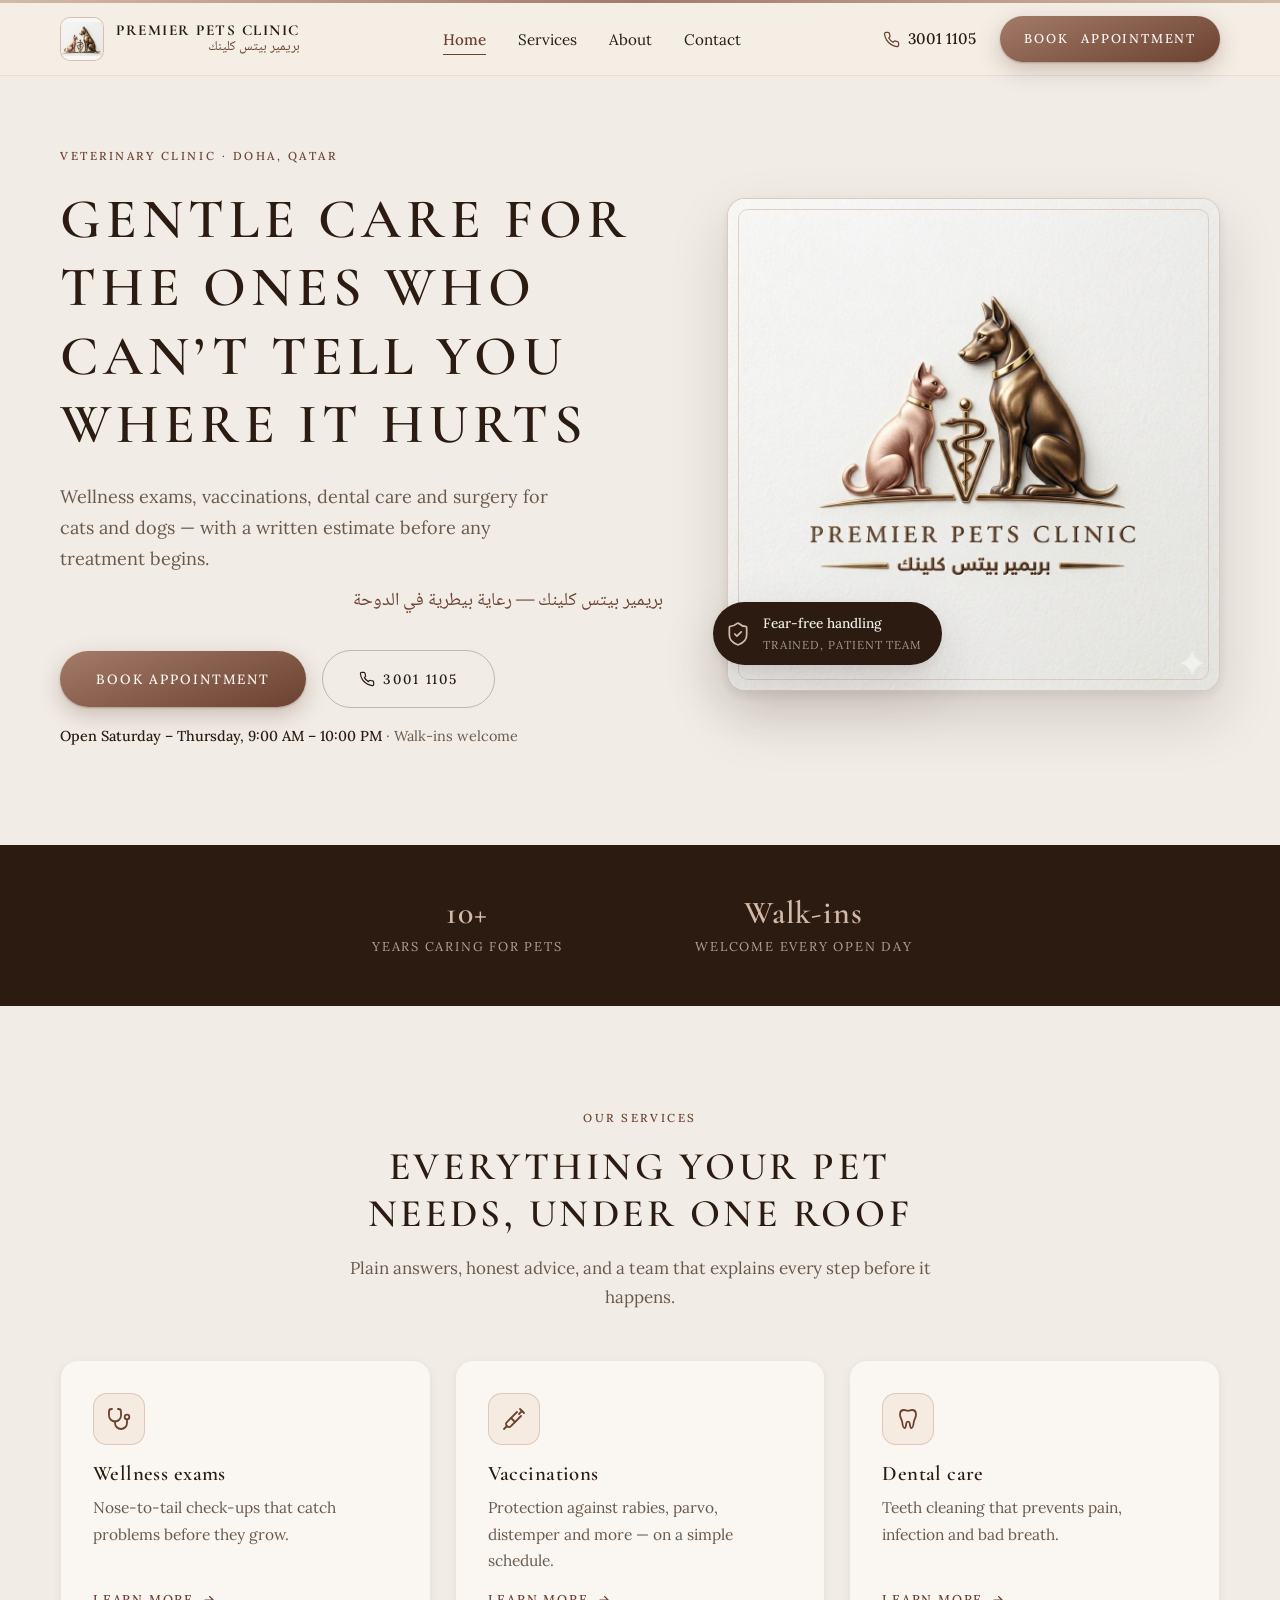
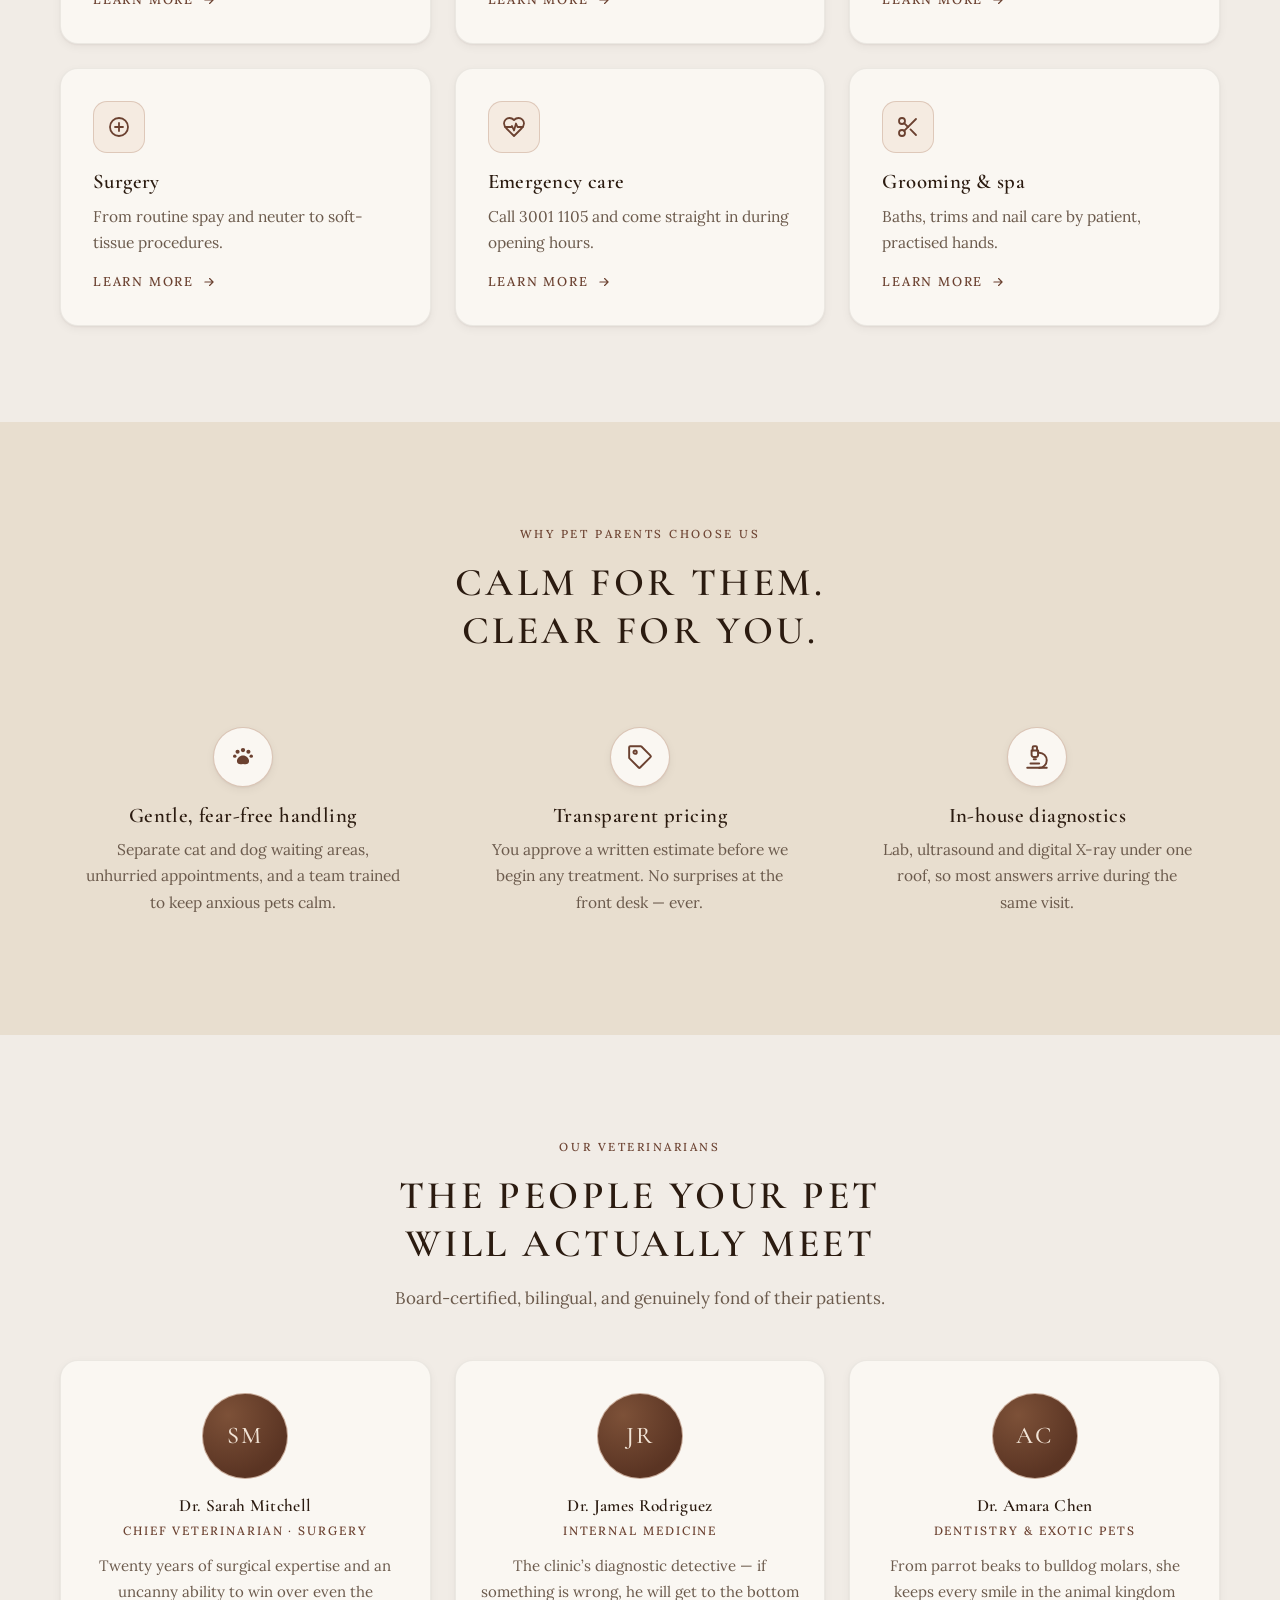
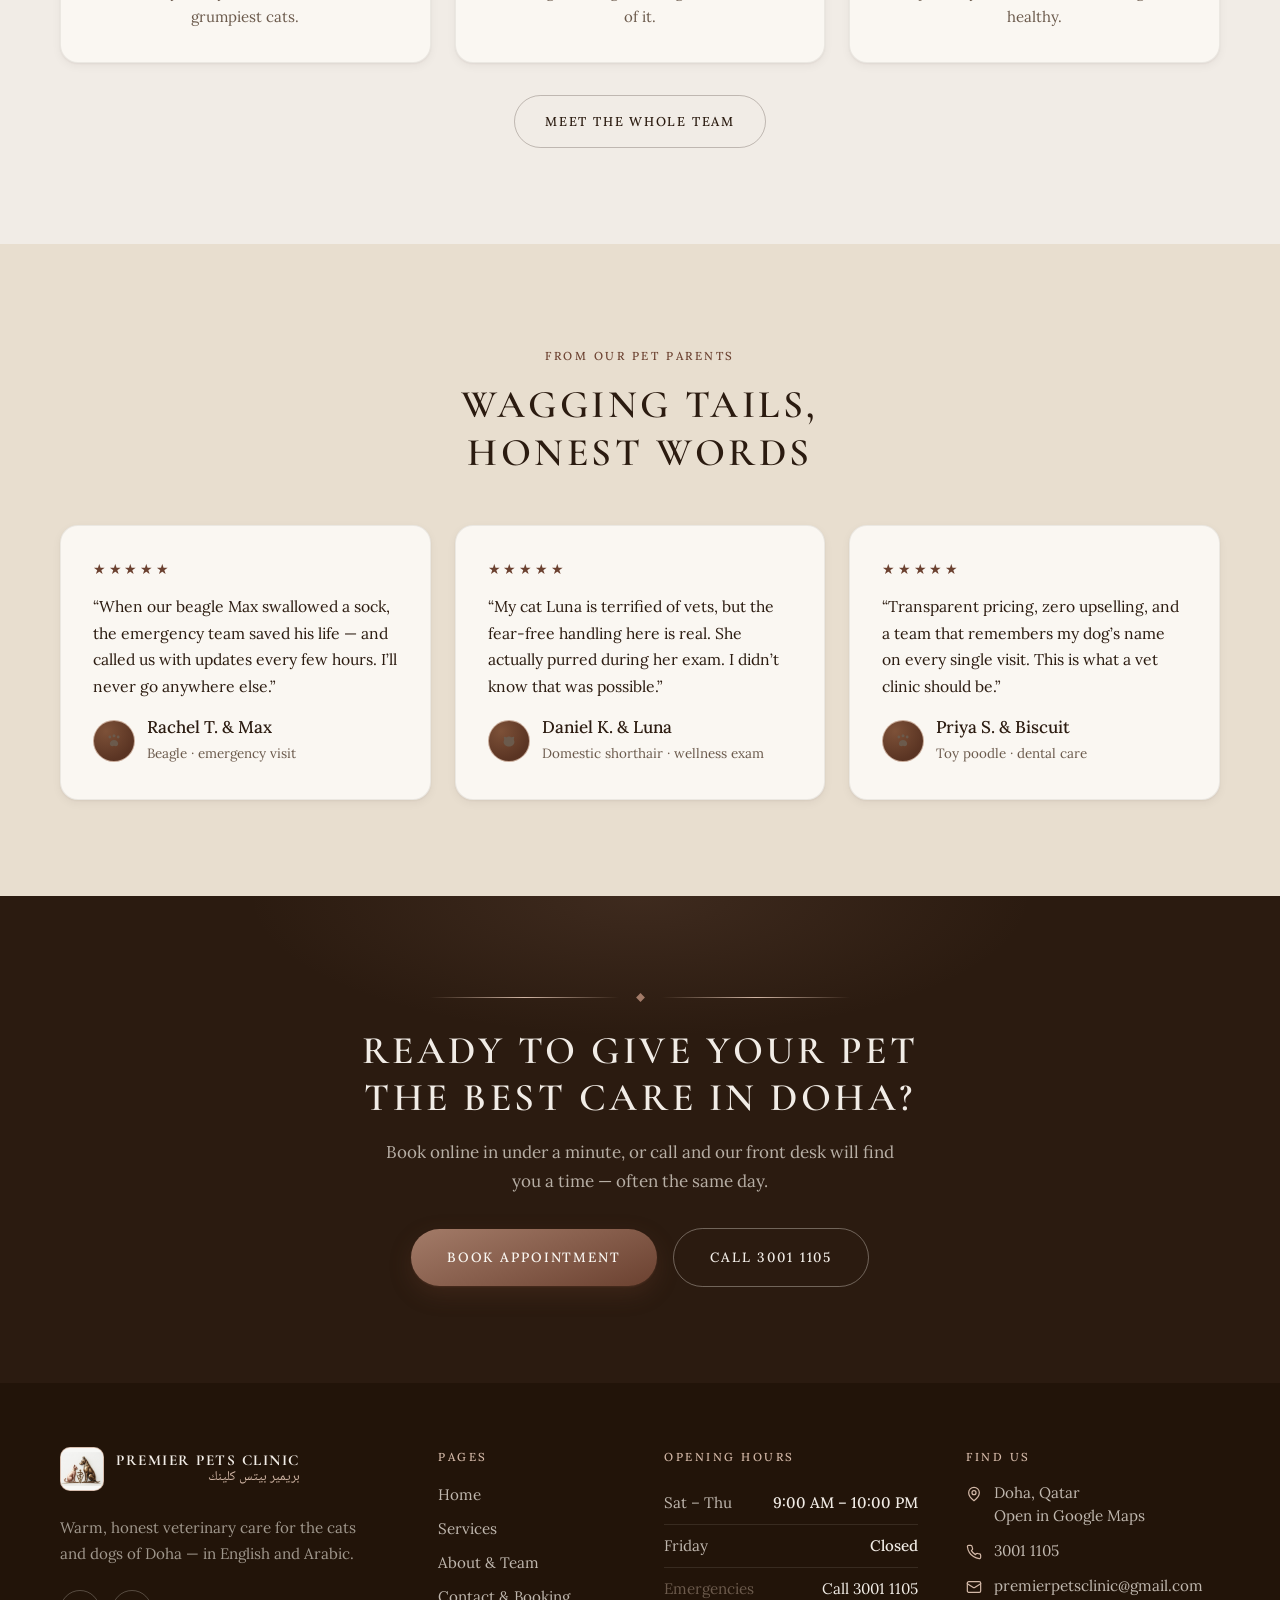
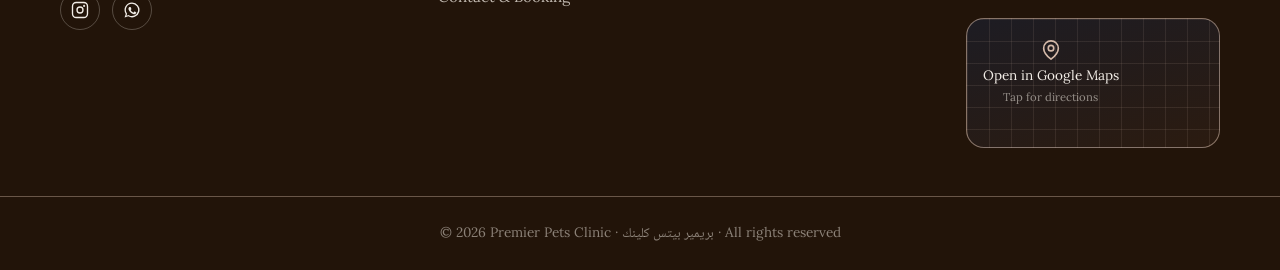
<file: index.html>
<!DOCTYPE html>
<html lang="en">
<head>
  <meta charset="UTF-8" />
  <meta name="viewport" content="width=device-width, initial-scale=1.0" />
  <title>Premier Pets Clinic — Veterinary Care in Doha, Qatar</title>
  <meta name="description" content="Premier Pets Clinic in Doha offers wellness exams, vaccinations, dental care, surgery and grooming for cats and dogs. Open Saturday–Thursday, 9 AM – 10 PM. Book an appointment online." />
  <link rel="icon" type="image/png" href="assets/favicon.png" />
  <link rel="stylesheet" href="assets/fonts.css" />
  <link rel="stylesheet" href="assets/styles.css" />
</head>
<body>

  <!-- ===== Header (shared across all pages) ===== -->
  <header class="header">
    <nav class="nav container" aria-label="Main">
      <a href="index.html" class="brand" aria-label="Premier Pets Clinic — home">
        <img class="brand__mark" src="assets/mark.jpg" alt="" width="512" height="512" />
        <span class="brand__text">
          <span class="brand__en">Premier Pets Clinic</span>
          <span class="brand__ar" lang="ar" dir="rtl">بريمير بيتس كلينك</span>
        </span>
      </a>

      <ul class="nav__menu">
        <li><a class="nav__link" href="index.html" aria-current="page">Home</a></li>
        <li><a class="nav__link" href="services.html">Services</a></li>
        <li><a class="nav__link" href="about.html">About</a></li>
        <li><a class="nav__link" href="contact.html">Contact</a></li>
      </ul>

      <div class="nav__actions">
        <a href="tel:30011105" class="nav__phone">
          <svg viewBox="0 0 24 24" width="17" height="17" fill="none" stroke="currentColor" stroke-width="1.8" stroke-linecap="round" stroke-linejoin="round" aria-hidden="true"><path d="M22 16.92v3a2 2 0 0 1-2.18 2 19.79 19.79 0 0 1-8.63-3.07 19.5 19.5 0 0 1-6-6 19.79 19.79 0 0 1-3.07-8.67A2 2 0 0 1 4.11 2h3a2 2 0 0 1 2 1.72 12.84 12.84 0 0 0 .7 2.81 2 2 0 0 1-.45 2.11L8.09 9.91a16 16 0 0 0 6 6l1.27-1.27a2 2 0 0 1 2.11-.45 12.84 12.84 0 0 0 2.81.7A2 2 0 0 1 22 16.92z"/></svg>
          <span>3001 1105</span>
        </a>
        <a href="contact.html" class="btn btn--gold nav__cta">Book<span class="nav__cta-long">&nbsp;Appointment</span></a>
        <button class="nav__toggle" id="nav-toggle" aria-label="Open menu" aria-expanded="false" aria-controls="nav-panel">
          <span></span><span></span><span></span>
        </button>
      </div>
    </nav>

    <div class="nav__panel" id="nav-panel">
      <div class="container">
        <ul>
          <li><a class="nav__link" href="index.html" aria-current="page">Home</a></li>
          <li><a class="nav__link" href="services.html">Services</a></li>
          <li><a class="nav__link" href="about.html">About &amp; Team</a></li>
          <li><a class="nav__link" href="contact.html">Contact &amp; Booking</a></li>
        </ul>
        <div class="nav__panel-meta">
          <a href="tel:30011105"><strong>Call 3001 1105</strong></a>
          <span>Saturday – Thursday, 9:00 AM – 10:00 PM · Friday closed</span>
        </div>
      </div>
    </div>
  </header>

  <main>
    <!-- ===== Hero ===== -->
    <section class="hero">
      <div class="container hero__grid">
        <div class="hero__content">
          <span class="label">Veterinary clinic · Doha, Qatar</span>
          <h1>Gentle care for the ones who can’t tell you where it hurts</h1>
          <p class="lead hero__lead">
            Wellness exams, vaccinations, dental care and surgery for cats and dogs —
            with a written estimate before any treatment begins.
          </p>
          <p class="hero__ar" lang="ar" dir="rtl">بريمير بيتس كلينك — رعاية بيطرية في الدوحة</p>
          <div class="hero__cta">
            <a href="contact.html" class="btn btn--gold btn--lg">Book Appointment</a>
            <a href="tel:30011105" class="btn btn--ghost btn--lg">
              <svg viewBox="0 0 24 24" width="16" height="16" fill="none" stroke="currentColor" stroke-width="1.8" stroke-linecap="round" stroke-linejoin="round" aria-hidden="true"><path d="M22 16.92v3a2 2 0 0 1-2.18 2 19.79 19.79 0 0 1-8.63-3.07 19.5 19.5 0 0 1-6-6 19.79 19.79 0 0 1-3.07-8.67A2 2 0 0 1 4.11 2h3a2 2 0 0 1 2 1.72 12.84 12.84 0 0 0 .7 2.81 2 2 0 0 1-.45 2.11L8.09 9.91a16 16 0 0 0 6 6l1.27-1.27a2 2 0 0 1 2.11-.45 12.84 12.84 0 0 0 2.81.7A2 2 0 0 1 22 16.92z"/></svg>
              3001 1105
            </a>
          </div>
          <p class="hero__note"><strong>Open Saturday – Thursday, 9:00 AM – 10:00 PM</strong> · Walk-ins welcome</p>
        </div>

        <div class="hero__visual reveal">
          <div class="hero__frame">
            <img src="assets/logo.jpg" alt="Premier Pets Clinic — a bronze dog and rose-gold cat facing each other across a gold veterinary caduceus, above the bilingual wordmark" width="1024" height="1024" />
          </div>
          <div class="hero__badge">
            <svg viewBox="0 0 24 24" width="26" height="26" fill="none" stroke="#D4B9A8" stroke-width="1.6" stroke-linecap="round" stroke-linejoin="round" aria-hidden="true"><path d="M20 13c0 5-3.5 7.5-7.66 8.95a1 1 0 0 1-.67-.01C7.5 20.5 4 18 4 13V6a1 1 0 0 1 1-1c2 0 4.5-1.2 6.24-2.72a1.17 1.17 0 0 1 1.52 0C14.51 3.81 17 5 19 5a1 1 0 0 1 1 1z"/><path d="m9 12 2 2 4-4"/></svg>
            <div><strong>Fear-free handling</strong><small>Trained, patient team</small></div>
          </div>
        </div>
      </div>
    </section>

    <!-- ===== Trust strip ===== -->
    <!-- TODO: replace with real detail — confirm these figures with the clinic -->
    <section class="stats" aria-label="Clinic at a glance">
      <div class="container stats__grid">
        <div class="stat"><h3>10+</h3><p>Years caring for pets</p></div>
        <div class="stat"><h3>Walk-ins</h3><p>Welcome every open day</p></div>
      </div>
    </section>

    <!-- ===== Services preview ===== -->
    <section class="section">
      <div class="container">
        <div class="section-head reveal">
          <span class="label">Our services</span>
          <h2>Everything your pet needs, under one roof</h2>
          <p>Plain answers, honest advice, and a team that explains every step before it happens.</p>
        </div>

        <div class="cards-grid">
          <a class="card reveal" href="services.html#wellness">
            <span class="card__icon"><svg viewBox="0 0 24 24" width="24" height="24" fill="none" stroke="currentColor" stroke-width="1.8" stroke-linecap="round" stroke-linejoin="round" aria-hidden="true"><path d="M5 2h-.5A2.5 2.5 0 0 0 2 4.5v4a6 6 0 0 0 12 0v-4A2.5 2.5 0 0 0 11.5 2H11"/><path d="M8 14.5V16a6 6 0 0 0 6 6 6 6 0 0 0 6-6v-3.5"/><circle cx="20" cy="10" r="2.3"/></svg></span>
            <h3>Wellness exams</h3>
            <p>Nose-to-tail check-ups that catch problems before they grow.</p>
            <span class="card__go">Learn more
              <svg viewBox="0 0 24 24" width="14" height="14" fill="none" stroke="currentColor" stroke-width="2" stroke-linecap="round" stroke-linejoin="round" aria-hidden="true"><path d="M5 12h14M13 6l6 6-6 6"/></svg>
            </span>
          </a>
          <a class="card reveal d1" href="services.html#vaccinations">
            <span class="card__icon"><svg viewBox="0 0 24 24" width="24" height="24" fill="none" stroke="currentColor" stroke-width="1.8" stroke-linecap="round" stroke-linejoin="round" aria-hidden="true"><path d="m18 2 4 4"/><path d="m17 7 3-3"/><path d="M19 9 8.7 19.3c-1 1-2.5 1-3.4 0l-.6-.6c-1-1-1-2.5 0-3.4L15 5"/><path d="m9 11 4 4"/><path d="m5 19-3 3"/></svg></span>
            <h3>Vaccinations</h3>
            <p>Protection against rabies, parvo, distemper and more — on a simple schedule.</p>
            <span class="card__go">Learn more
              <svg viewBox="0 0 24 24" width="14" height="14" fill="none" stroke="currentColor" stroke-width="2" stroke-linecap="round" stroke-linejoin="round" aria-hidden="true"><path d="M5 12h14M13 6l6 6-6 6"/></svg>
            </span>
          </a>
          <a class="card reveal d2" href="services.html#dental">
            <span class="card__icon"><svg viewBox="0 0 24 24" width="24" height="24" fill="none" stroke="currentColor" stroke-width="1.8" stroke-linecap="round" stroke-linejoin="round" aria-hidden="true"><path d="M8 3C5.5 3 4 5 4 7.5c0 3.5 1.8 4.5 2.2 7.5.3 2.3.8 6 2.3 6 1.7 0 1.3-3.4 2-5.5.4-1.3 2.6-1.3 3 0 .7 2.1.3 5.5 2 5.5 1.5 0 2-3.7 2.3-6 .4-3 2.2-4 2.2-7.5C20 5 18.5 3 16 3c-1.6 0-2.4.8-4 .8S9.6 3 8 3Z"/></svg></span>
            <h3>Dental care</h3>
            <p>Teeth cleaning that prevents pain, infection and bad breath.</p>
            <span class="card__go">Learn more
              <svg viewBox="0 0 24 24" width="14" height="14" fill="none" stroke="currentColor" stroke-width="2" stroke-linecap="round" stroke-linejoin="round" aria-hidden="true"><path d="M5 12h14M13 6l6 6-6 6"/></svg>
            </span>
          </a>
          <a class="card reveal" href="services.html#surgery">
            <span class="card__icon"><svg viewBox="0 0 24 24" width="24" height="24" fill="none" stroke="currentColor" stroke-width="1.8" stroke-linecap="round" stroke-linejoin="round" aria-hidden="true"><circle cx="12" cy="12" r="9"/><path d="M12 8v8M8 12h8"/></svg></span>
            <h3>Surgery</h3>
            <p>From routine spay and neuter to soft-tissue procedures.</p>
            <span class="card__go">Learn more
              <svg viewBox="0 0 24 24" width="14" height="14" fill="none" stroke="currentColor" stroke-width="2" stroke-linecap="round" stroke-linejoin="round" aria-hidden="true"><path d="M5 12h14M13 6l6 6-6 6"/></svg>
            </span>
          </a>
          <a class="card reveal d1" href="services.html#emergency">
            <span class="card__icon"><svg viewBox="0 0 24 24" width="24" height="24" fill="none" stroke="currentColor" stroke-width="1.8" stroke-linecap="round" stroke-linejoin="round" aria-hidden="true"><path d="M19 14c1.49-1.46 3-3.21 3-5.5A5.5 5.5 0 0 0 16.5 3c-1.76 0-3 .5-4.5 2-1.5-1.5-2.74-2-4.5-2A5.5 5.5 0 0 0 2 8.5c0 2.3 1.5 4.05 3 5.5l7 7Z"/><path d="M3.22 12H9.5l.5-1 2 4.5 2-7 1.5 3.5h5.27"/></svg></span>
            <h3>Emergency care</h3>
            <p>Call 3001 1105 and come straight in during opening hours.</p>
            <span class="card__go">Learn more
              <svg viewBox="0 0 24 24" width="14" height="14" fill="none" stroke="currentColor" stroke-width="2" stroke-linecap="round" stroke-linejoin="round" aria-hidden="true"><path d="M5 12h14M13 6l6 6-6 6"/></svg>
            </span>
          </a>
          <a class="card reveal d2" href="services.html#grooming">
            <span class="card__icon"><svg viewBox="0 0 24 24" width="24" height="24" fill="none" stroke="currentColor" stroke-width="1.8" stroke-linecap="round" stroke-linejoin="round" aria-hidden="true"><circle cx="6" cy="6" r="3"/><circle cx="6" cy="18" r="3"/><path d="M20 4 8.12 15.88"/><path d="M14.47 14.48 20 20"/><path d="M8.12 8.12 12 12"/></svg></span>
            <h3>Grooming &amp; spa</h3>
            <p>Baths, trims and nail care by patient, practised hands.</p>
            <span class="card__go">Learn more
              <svg viewBox="0 0 24 24" width="14" height="14" fill="none" stroke="currentColor" stroke-width="2" stroke-linecap="round" stroke-linejoin="round" aria-hidden="true"><path d="M5 12h14M13 6l6 6-6 6"/></svg>
            </span>
          </a>
        </div>
      </div>
    </section>

    <!-- ===== Why pet parents choose us ===== -->
    <section class="section section--bone">
      <div class="container">
        <div class="section-head reveal">
          <span class="label">Why pet parents choose us</span>
          <h2>Calm for them. Clear for you.</h2>
        </div>
        <div class="why-grid">
          <div class="why reveal">
            <span class="why__icon"><svg viewBox="0 0 24 24" width="26" height="26" fill="currentColor" aria-hidden="true"><circle cx="7" cy="7.2" r="1.9"/><circle cx="12" cy="5.6" r="2"/><circle cx="17" cy="7.2" r="1.9"/><circle cx="19.6" cy="11.2" r="1.6"/><circle cx="4.4" cy="11.2" r="1.6"/><path d="M12 10.6c-2.9 0-5.6 2.3-5.6 5.1 0 1.9 1.5 3.1 3.2 3.1.9 0 1.6-.4 2.4-.4s1.5.4 2.4.4c1.7 0 3.2-1.2 3.2-3.1 0-2.8-2.7-5.1-5.6-5.1Z"/></svg></span>
            <h3>Gentle, fear-free handling</h3>
            <p>Separate cat and dog waiting areas, unhurried appointments, and a team trained to keep anxious pets calm.</p>
          </div>
          <div class="why reveal d1">
            <span class="why__icon"><svg viewBox="0 0 24 24" width="26" height="26" fill="none" stroke="currentColor" stroke-width="1.8" stroke-linecap="round" stroke-linejoin="round" aria-hidden="true"><path d="M12.6 2H3a1 1 0 0 0-1 1v9.6a1 1 0 0 0 .3.7l8.4 8.4a1 1 0 0 0 1.4 0l9.6-9.6a1 1 0 0 0 0-1.4L13.3 2.3a1 1 0 0 0-.7-.3Z"/><circle cx="7.5" cy="7.5" r="1.5"/></svg></span>
            <h3>Transparent pricing</h3>
            <p>You approve a written estimate before we begin any treatment. No surprises at the front desk — ever.</p>
          </div>
          <div class="why reveal d2">
            <span class="why__icon"><svg viewBox="0 0 24 24" width="26" height="26" fill="none" stroke="currentColor" stroke-width="1.8" stroke-linecap="round" stroke-linejoin="round" aria-hidden="true"><path d="M6 18h8"/><path d="M3 22h18"/><path d="M14 22a7 7 0 1 0 0-14h-1"/><path d="M9 14h2"/><path d="M9 12a2 2 0 0 1-2-2V6h6v4a2 2 0 0 1-2 2Z"/><path d="M12 6V3a1 1 0 0 0-1-1H9a1 1 0 0 0-1 1v3"/></svg></span>
            <h3>In-house diagnostics</h3>
            <p>Lab, ultrasound and digital X-ray under one roof, so most answers arrive during the same visit.</p>
          </div>
        </div>
      </div>
    </section>

    <!-- ===== Meet the vets preview ===== -->
    <section class="section">
      <div class="container">
        <div class="section-head reveal">
          <span class="label">Our veterinarians</span>
          <h2>The people your pet will actually meet</h2>
          <p>Board-certified, bilingual, and genuinely fond of their patients.</p>
        </div>
        <!-- TODO: replace with real detail — placeholder vet names; swap avatars for real headshots -->
        <div class="team-grid">
          <article class="team-card reveal">
            <div class="team-card__avatar" aria-hidden="true">SM</div>
            <h3>Dr. Sarah Mitchell</h3>
            <span class="team-card__role">Chief Veterinarian · Surgery</span>
            <p>Twenty years of surgical expertise and an uncanny ability to win over even the grumpiest cats.</p>
          </article>
          <article class="team-card reveal d1">
            <div class="team-card__avatar" aria-hidden="true">JR</div>
            <h3>Dr. James Rodriguez</h3>
            <span class="team-card__role">Internal Medicine</span>
            <p>The clinic’s diagnostic detective — if something is wrong, he will get to the bottom of it.</p>
          </article>
          <article class="team-card reveal d2">
            <div class="team-card__avatar" aria-hidden="true">AC</div>
            <h3>Dr. Amara Chen</h3>
            <span class="team-card__role">Dentistry &amp; Exotic Pets</span>
            <p>From parrot beaks to bulldog molars, she keeps every smile in the animal kingdom healthy.</p>
          </article>
        </div>
        <p style="text-align:center; margin-top: var(--s-6);">
          <a href="about.html" class="btn btn--ghost">Meet the whole team</a>
        </p>
      </div>
    </section>

    <!-- ===== Testimonials ===== -->
    <section class="section section--bone">
      <div class="container">
        <div class="section-head reveal">
          <span class="label">From our pet parents</span>
          <h2>Wagging tails, honest words</h2>
        </div>
        <div class="quotes-grid">
          <blockquote class="quote reveal">
            <div class="quote__stars" aria-label="5 out of 5 stars">★★★★★</div>
            <p>“When our beagle Max swallowed a sock, the emergency team saved his life — and called us with updates every few hours. I’ll never go anywhere else.”</p>
            <footer>
              <!-- TODO: replace with real detail — pet photo thumbnails -->
              <span class="quote__pet" aria-hidden="true"><svg viewBox="0 0 24 24" width="20" height="20" fill="currentColor"><circle cx="7" cy="7.2" r="1.7"/><circle cx="12" cy="5.8" r="1.8"/><circle cx="17" cy="7.2" r="1.7"/><path d="M12 10.8c-2.6 0-5 2-5 4.6 0 1.7 1.3 2.8 2.9 2.8.8 0 1.4-.4 2.1-.4s1.3.4 2.1.4c1.6 0 2.9-1.1 2.9-2.8 0-2.6-2.4-4.6-5-4.6Z"/></svg></span>
              <div><strong>Rachel T. &amp; Max</strong><span>Beagle · emergency visit</span></div>
            </footer>
          </blockquote>
          <blockquote class="quote reveal d1">
            <div class="quote__stars" aria-label="5 out of 5 stars">★★★★★</div>
            <p>“My cat Luna is terrified of vets, but the fear-free handling here is real. She actually purred during her exam. I didn’t know that was possible.”</p>
            <footer>
              <span class="quote__pet" aria-hidden="true"><svg viewBox="0 0 24 24" width="20" height="20" fill="currentColor"><path d="M12 6.5c-1.8 0-2.6.9-3.4.9-.6 0-2-.9-2.6-.4-.6.6.2 2.3.2 3.1 0 .5-.7 1.5-.7 3 0 3.2 2.9 5.4 6.5 5.4s6.5-2.2 6.5-5.4c0-1.5-.7-2.5-.7-3 0-.8.8-2.5.2-3.1-.6-.5-2 .4-2.6.4-.8 0-1.6-.9-3.4-.9Z"/></svg></span>
              <div><strong>Daniel K. &amp; Luna</strong><span>Domestic shorthair · wellness exam</span></div>
            </footer>
          </blockquote>
          <blockquote class="quote reveal d2">
            <div class="quote__stars" aria-label="5 out of 5 stars">★★★★★</div>
            <p>“Transparent pricing, zero upselling, and a team that remembers my dog’s name on every single visit. This is what a vet clinic should be.”</p>
            <footer>
              <span class="quote__pet" aria-hidden="true"><svg viewBox="0 0 24 24" width="20" height="20" fill="currentColor"><circle cx="7" cy="7.2" r="1.7"/><circle cx="12" cy="5.8" r="1.8"/><circle cx="17" cy="7.2" r="1.7"/><path d="M12 10.8c-2.6 0-5 2-5 4.6 0 1.7 1.3 2.8 2.9 2.8.8 0 1.4-.4 2.1-.4s1.3.4 2.1.4c1.6 0 2.9-1.1 2.9-2.8 0-2.6-2.4-4.6-5-4.6Z"/></svg></span>
              <div><strong>Priya S. &amp; Biscuit</strong><span>Toy poodle · dental care</span></div>
            </footer>
          </blockquote>
        </div>
      </div>
    </section>

    <!-- ===== Final CTA band ===== -->
    <section class="cta-band">
      <div class="container">
        <div class="gold-rule" aria-hidden="true">
          <svg viewBox="0 0 12 12" width="11" height="11" aria-hidden="true"><rect x="2.6" y="2.6" width="6.8" height="6.8" transform="rotate(45 6 6)" fill="#A37B68"/></svg>
        </div>
        <h2>Ready to give your pet the best care in Doha?</h2>
        <p>Book online in under a minute, or call and our front desk will find you a time — often the same day.</p>
        <div class="cta-band__actions">
          <a href="contact.html" class="btn btn--gold btn--lg">Book Appointment</a>
          <a href="tel:30011105" class="btn btn--ghost-light btn--lg">Call 3001 1105</a>
        </div>
      </div>
    </section>
  </main>

  <!-- ===== Footer (shared across all pages) ===== -->
  <footer class="footer">
    <div class="container">
      <div class="footer__grid">
        <div>
          <a href="index.html" class="brand" aria-label="Premier Pets Clinic — home">
            <img class="brand__mark" src="assets/mark.jpg" alt="" width="512" height="512" />
            <span class="brand__text">
              <span class="brand__en">Premier Pets Clinic</span>
              <span class="brand__ar" lang="ar" dir="rtl">بريمير بيتس كلينك</span>
            </span>
          </a>
          <p class="footer__tag">Warm, honest veterinary care for the cats and dogs of Doha — in English and Arabic.</p>
          <div class="footer__social">
            <!-- TODO: replace with real detail — Facebook page link (the one provided was the Instagram URL) -->
            <a href="https://www.instagram.com/premier.pets.clinic/" target="_blank" rel="noopener" aria-label="Instagram"><svg viewBox="0 0 24 24" width="18" height="18" fill="none" stroke="currentColor" stroke-width="1.8" stroke-linecap="round" stroke-linejoin="round" aria-hidden="true"><rect x="2" y="2" width="20" height="20" rx="5"/><circle cx="12" cy="12" r="4"/><circle cx="17.5" cy="6.5" r="0.5" fill="currentColor"/></svg></a>
            <!-- TODO: replace with real detail — confirm WhatsApp number & country code -->
            <a href="https://wa.me/97430011105" aria-label="WhatsApp"><svg viewBox="0 0 24 24" width="18" height="18" fill="currentColor" aria-hidden="true"><path d="M12.04 2a9.9 9.9 0 0 0-8.4 15.2L2.1 22l4.9-1.6A9.9 9.9 0 1 0 12.04 2Zm0 1.7a8.2 8.2 0 1 1-4.2 15.3l-.3-.2-2.9.9.9-2.8-.2-.3A8.2 8.2 0 0 1 12.04 3.7ZM8.9 8c-.2 0-.5.1-.7.4-.2.2-.9.8-.9 2s.9 2.4 1 2.6c.1.2 1.8 2.9 4.4 3.9 2.2.9 2.6.7 3.1.7.5-.1 1.5-.6 1.7-1.2.2-.6.2-1.1.2-1.2-.1-.1-.2-.2-.5-.3-.2-.1-1.5-.7-1.7-.8-.2-.1-.4-.1-.6.1-.2.3-.6.8-.8 1-.1.2-.3.2-.5.1-.7-.3-1.4-.7-2-1.3-.5-.5-.9-1-1.2-1.7-.1-.2 0-.4.1-.5l.6-.7c.2-.2.2-.4.1-.6-.1-.2-.6-1.5-.8-2-.2-.5-.4-.5-.6-.5h-.9Z"/></svg></a>
          </div>
        </div>

        <nav class="footer__col" aria-label="Footer">
          <h4>Pages</h4>
          <ul>
            <li><a href="index.html">Home</a></li>
            <li><a href="services.html">Services</a></li>
            <li><a href="about.html">About &amp; Team</a></li>
            <li><a href="contact.html">Contact &amp; Booking</a></li>
          </ul>
        </nav>

        <div class="footer__col">
          <h4>Opening hours</h4>
          <div class="hours-table">
            <div><span>Sat – Thu</span><span>9:00 AM – 10:00 PM</span></div>
            <div><span>Friday</span><span>Closed</span></div>
            <div class="muted-row"><span>Emergencies</span><span><a href="tel:30011105">Call 3001 1105</a></span></div>
          </div>
        </div>

        <div class="footer__col">
          <h4>Find us</h4>
          <div class="footer__contact">
            <!-- TODO: replace with real detail — written street address -->
            <a href="https://maps.app.goo.gl/D3VjpGZz7LwKZ5fU7" target="_blank" rel="noopener">
              <svg viewBox="0 0 24 24" width="16" height="16" fill="none" stroke="currentColor" stroke-width="1.8" stroke-linecap="round" stroke-linejoin="round" aria-hidden="true"><path d="M20 10c0 6-8 12-8 12s-8-6-8-12a8 8 0 0 1 16 0Z"/><circle cx="12" cy="10" r="3"/></svg>
              <span>Doha, Qatar<br/>Open in Google Maps</span>
            </a>
            <a href="tel:30011105">
              <svg viewBox="0 0 24 24" width="16" height="16" fill="none" stroke="currentColor" stroke-width="1.8" stroke-linecap="round" stroke-linejoin="round" aria-hidden="true"><path d="M22 16.92v3a2 2 0 0 1-2.18 2 19.79 19.79 0 0 1-8.63-3.07 19.5 19.5 0 0 1-6-6 19.79 19.79 0 0 1-3.07-8.67A2 2 0 0 1 4.11 2h3a2 2 0 0 1 2 1.72 12.84 12.84 0 0 0 .7 2.81 2 2 0 0 1-.45 2.11L8.09 9.91a16 16 0 0 0 6 6l1.27-1.27a2 2 0 0 1 2.11-.45 12.84 12.84 0 0 0 2.81.7A2 2 0 0 1 22 16.92z"/></svg>
              <span>3001 1105</span>
            </a>
            <a href="mailto:premierpetsclinic@gmail.com">
              <svg viewBox="0 0 24 24" width="16" height="16" fill="none" stroke="currentColor" stroke-width="1.8" stroke-linecap="round" stroke-linejoin="round" aria-hidden="true"><rect x="2" y="4" width="20" height="16" rx="2"/><path d="m22 7-8.97 5.7a1.94 1.94 0 0 1-2.06 0L2 7"/></svg>
              <span>premierpetsclinic@gmail.com</span>
            </a>
            <a class="map-ph map-ph--mini" href="https://maps.app.goo.gl/D3VjpGZz7LwKZ5fU7" target="_blank" rel="noopener">
              <span class="map-ph__inner">
                <svg viewBox="0 0 24 24" width="22" height="22" fill="none" stroke="currentColor" stroke-width="1.8" stroke-linecap="round" stroke-linejoin="round" aria-hidden="true"><path d="M20 10c0 6-8 12-8 12s-8-6-8-12a8 8 0 0 1 16 0Z"/><circle cx="12" cy="10" r="3"/></svg>
                <span>Open in Google Maps</span>
                <small>Tap for directions</small>
              </span>
            </a>
          </div>
        </div>
      </div>
    </div>
    <div class="footer__bottom">
      <p>© <span data-year>2026</span> Premier Pets Clinic · <span class="arabic" lang="ar" dir="rtl">بريمير بيتس كلينك</span> · All rights reserved</p>
    </div>
  </footer>

  <script src="assets/site.js"></script>
</body>
</html>
</file>
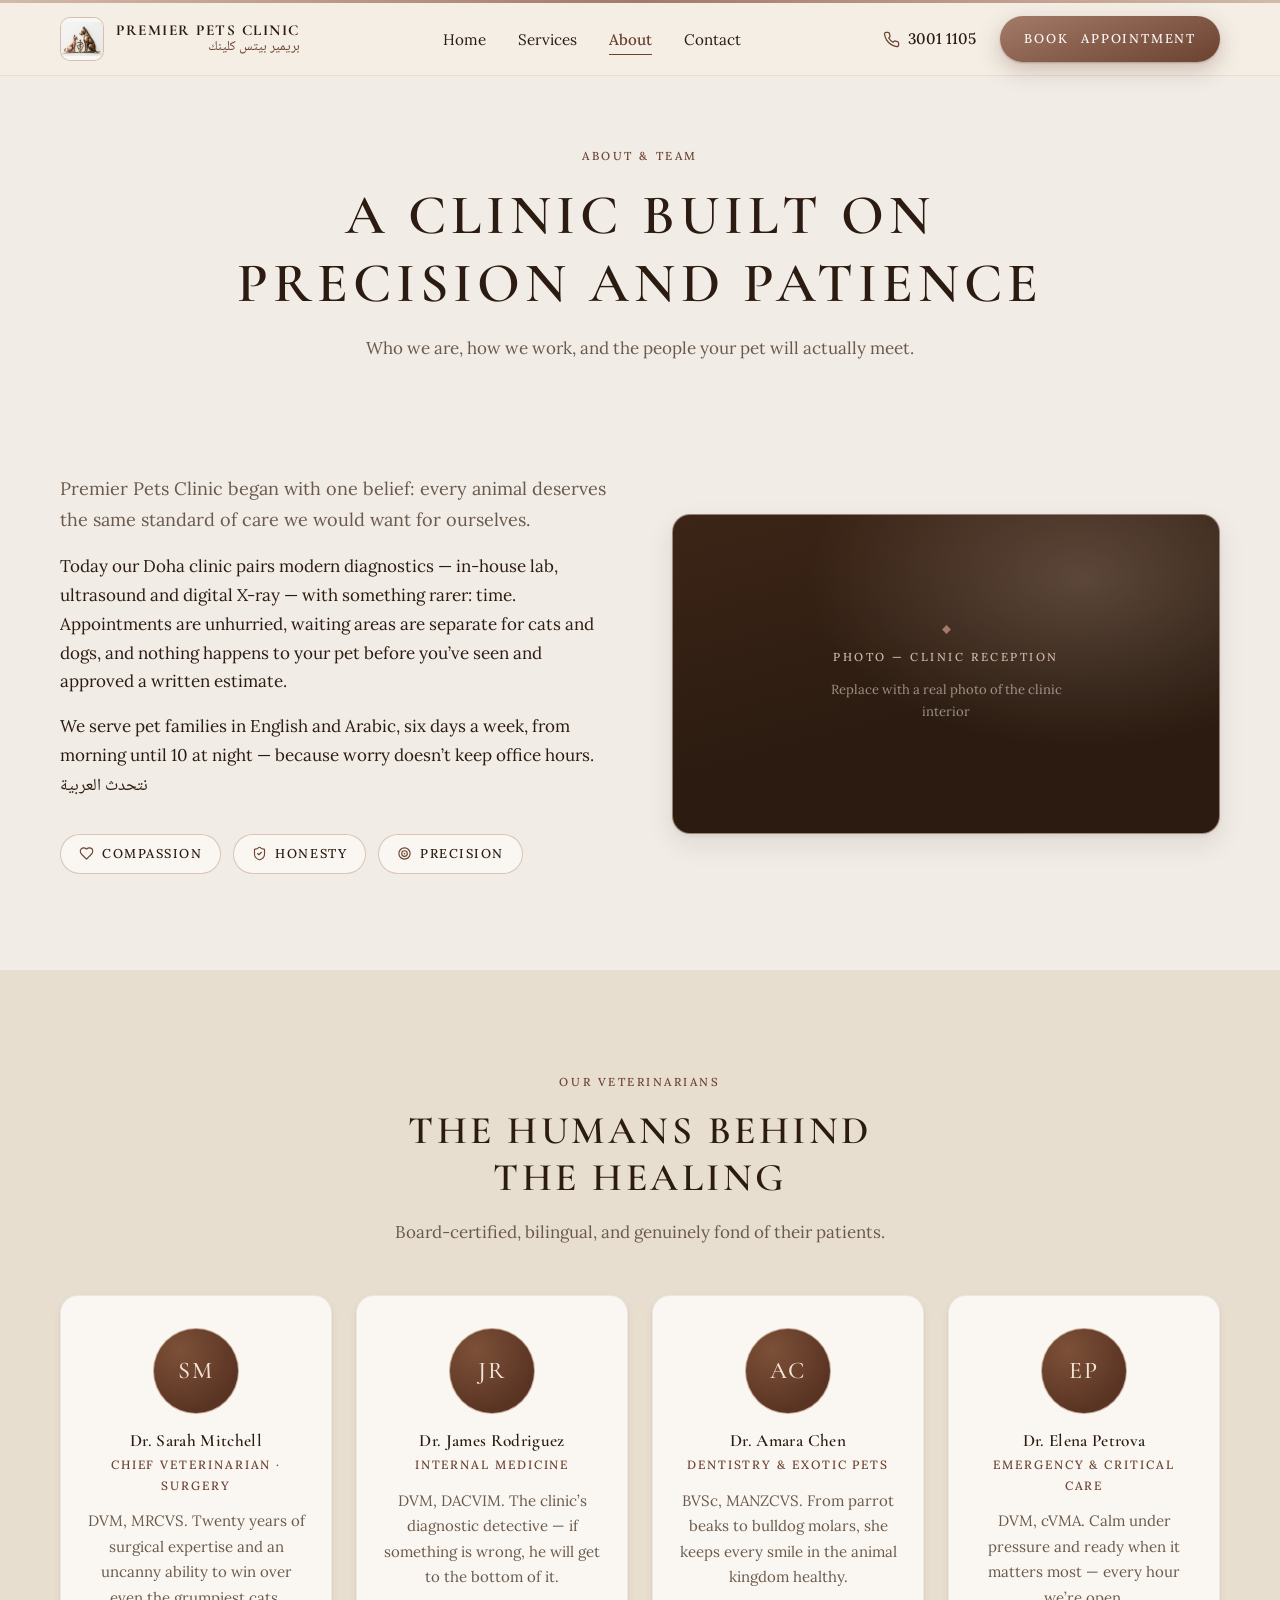
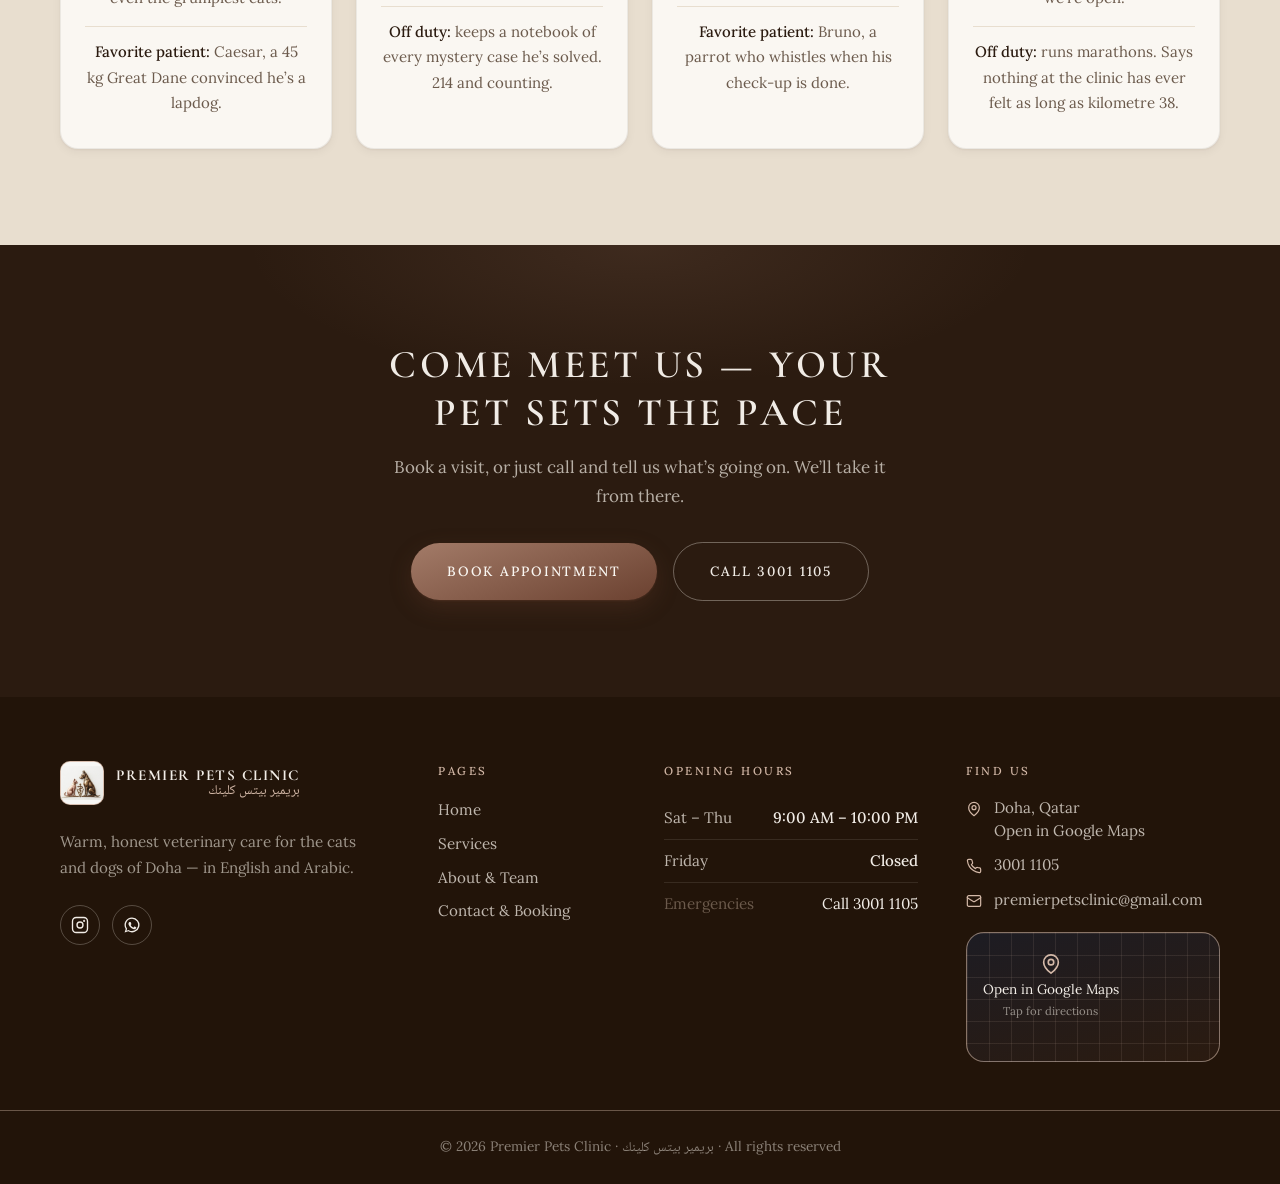
<file: about.html>
<!DOCTYPE html>
<html lang="en">
<head>
  <meta charset="UTF-8" />
  <meta name="viewport" content="width=device-width, initial-scale=1.0" />
  <title>About & Team — Premier Pets Clinic, Doha</title>
  <meta name="description" content="Meet the veterinarians of Premier Pets Clinic in Doha. Fear-free handling, in-house diagnostics and care in English and Arabic, Saturday to Thursday 9 AM – 10 PM." />
  <link rel="icon" type="image/png" href="assets/favicon.png" />
  <link rel="stylesheet" href="assets/fonts.css" />
  <link rel="stylesheet" href="assets/styles.css" />
</head>
<body>

  <!-- ===== Header (shared across all pages) ===== -->
  <header class="header">
    <nav class="nav container" aria-label="Main">
      <a href="index.html" class="brand" aria-label="Premier Pets Clinic — home">
        <img class="brand__mark" src="assets/mark.jpg" alt="" width="512" height="512" />
        <span class="brand__text">
          <span class="brand__en">Premier Pets Clinic</span>
          <span class="brand__ar" lang="ar" dir="rtl">بريمير بيتس كلينك</span>
        </span>
      </a>

      <ul class="nav__menu">
        <li><a class="nav__link" href="index.html">Home</a></li>
        <li><a class="nav__link" href="services.html">Services</a></li>
        <li><a class="nav__link" href="about.html" aria-current="page">About</a></li>
        <li><a class="nav__link" href="contact.html">Contact</a></li>
      </ul>

      <div class="nav__actions">
        <a href="tel:30011105" class="nav__phone">
          <svg viewBox="0 0 24 24" width="17" height="17" fill="none" stroke="currentColor" stroke-width="1.8" stroke-linecap="round" stroke-linejoin="round" aria-hidden="true"><path d="M22 16.92v3a2 2 0 0 1-2.18 2 19.79 19.79 0 0 1-8.63-3.07 19.5 19.5 0 0 1-6-6 19.79 19.79 0 0 1-3.07-8.67A2 2 0 0 1 4.11 2h3a2 2 0 0 1 2 1.72 12.84 12.84 0 0 0 .7 2.81 2 2 0 0 1-.45 2.11L8.09 9.91a16 16 0 0 0 6 6l1.27-1.27a2 2 0 0 1 2.11-.45 12.84 12.84 0 0 0 2.81.7A2 2 0 0 1 22 16.92z"/></svg>
          <span>3001 1105</span>
        </a>
        <a href="contact.html" class="btn btn--gold nav__cta">Book<span class="nav__cta-long">&nbsp;Appointment</span></a>
        <button class="nav__toggle" id="nav-toggle" aria-label="Open menu" aria-expanded="false" aria-controls="nav-panel">
          <span></span><span></span><span></span>
        </button>
      </div>
    </nav>

    <div class="nav__panel" id="nav-panel">
      <div class="container">
        <ul>
          <li><a class="nav__link" href="index.html">Home</a></li>
          <li><a class="nav__link" href="services.html">Services</a></li>
          <li><a class="nav__link" href="about.html" aria-current="page">About &amp; Team</a></li>
          <li><a class="nav__link" href="contact.html">Contact &amp; Booking</a></li>
        </ul>
        <div class="nav__panel-meta">
          <a href="tel:30011105"><strong>Call 3001 1105</strong></a>
          <span>Saturday – Thursday, 9:00 AM – 10:00 PM · Friday closed</span>
        </div>
      </div>
    </div>
  </header>

  <main>
    <!-- ===== Page hero ===== -->
    <section class="page-hero">
      <div class="container">
        <span class="label">About &amp; team</span>
        <h1>A clinic built on precision and patience</h1>
        <p>Who we are, how we work, and the people your pet will actually meet.</p>
      </div>
    </section>

    <!-- ===== Clinic story ===== -->
    <section class="section--tight" style="padding-bottom: var(--s-9);">
      <div class="container story-grid">
        <div class="reveal">
          <p class="lead">Premier Pets Clinic began with one belief: every animal deserves the same standard of care we would want for ourselves.</p>
          <p>Today our Doha clinic pairs modern diagnostics — in-house lab, ultrasound and digital X-ray — with something rarer: time. Appointments are unhurried, waiting areas are separate for cats and dogs, and nothing happens to your pet before you’ve seen and approved a written estimate.</p>
          <p>We serve pet families in English and Arabic, six days a week, from morning until 10 at night — because worry doesn’t keep office hours. <span class="arabic" lang="ar" dir="rtl">نتحدث العربية</span></p>
          <div class="values-row">
            <span class="value-chip"><svg viewBox="0 0 24 24" width="15" height="15" fill="none" stroke="currentColor" stroke-width="1.8" stroke-linecap="round" stroke-linejoin="round" aria-hidden="true"><path d="M19 14c1.49-1.46 3-3.21 3-5.5A5.5 5.5 0 0 0 16.5 3c-1.76 0-3 .5-4.5 2-1.5-1.5-2.74-2-4.5-2A5.5 5.5 0 0 0 2 8.5c0 2.3 1.5 4.05 3 5.5l7 7Z"/></svg> Compassion</span>
            <span class="value-chip"><svg viewBox="0 0 24 24" width="15" height="15" fill="none" stroke="currentColor" stroke-width="1.8" stroke-linecap="round" stroke-linejoin="round" aria-hidden="true"><path d="M20 13c0 5-3.5 7.5-7.66 8.95a1 1 0 0 1-.67-.01C7.5 20.5 4 18 4 13V6a1 1 0 0 1 1-1c2 0 4.5-1.2 6.24-2.72a1.17 1.17 0 0 1 1.52 0C14.51 3.81 17 5 19 5a1 1 0 0 1 1 1z"/><path d="m9 12 2 2 4-4"/></svg> Honesty</span>
            <span class="value-chip"><svg viewBox="0 0 24 24" width="15" height="15" fill="none" stroke="currentColor" stroke-width="1.8" stroke-linecap="round" stroke-linejoin="round" aria-hidden="true"><circle cx="12" cy="12" r="9"/><circle cx="12" cy="12" r="4.5"/><circle cx="12" cy="12" r="0.5" fill="currentColor"/></svg> Precision</span>
          </div>
        </div>

        <!-- TODO: replace with real detail — photo of the clinic (reception or exam room) -->
        <figure class="photo-ph reveal d1">
          <figcaption>
            <svg viewBox="0 0 12 12" width="11" height="11" aria-hidden="true"><rect x="2.6" y="2.6" width="6.8" height="6.8" transform="rotate(45 6 6)" fill="#A37B68"/></svg>
            <span class="label">Photo — clinic reception</span>
            <small>Replace with a real photo of the clinic interior</small>
          </figcaption>
        </figure>
      </div>
    </section>

    <!-- ===== Team ===== -->
    <section class="section section--bone">
      <div class="container">
        <div class="section-head reveal">
          <span class="label">Our veterinarians</span>
          <h2>The humans behind the healing</h2>
          <p>Board-certified, bilingual, and genuinely fond of their patients.</p>
        </div>

        <!--
          TODO: replace with real detail — placeholder vet names and monogram avatars.
          Replace the placeholder avatars with real headshots as soon as possible:
          real photography outperforms stock on trust more than any other single change.
        -->
        <div class="team-grid team-grid--4">
          <article class="team-card reveal">
            <div class="team-card__avatar" aria-hidden="true">SM</div>
            <h3>Dr. Sarah Mitchell</h3>
            <span class="team-card__role">Chief Veterinarian · Surgery</span>
            <p>DVM, MRCVS. Twenty years of surgical expertise and an uncanny ability to win over even the grumpiest cats.</p>
            <p class="team-card__fact"><strong>Favorite patient:</strong> Caesar, a 45 kg Great Dane convinced he’s a lapdog.</p>
          </article>
          <article class="team-card reveal d1">
            <div class="team-card__avatar" aria-hidden="true">JR</div>
            <h3>Dr. James Rodriguez</h3>
            <span class="team-card__role">Internal Medicine</span>
            <p>DVM, DACVIM. The clinic’s diagnostic detective — if something is wrong, he will get to the bottom of it.</p>
            <p class="team-card__fact"><strong>Off duty:</strong> keeps a notebook of every mystery case he’s solved. 214 and counting.</p>
          </article>
          <article class="team-card reveal d2">
            <div class="team-card__avatar" aria-hidden="true">AC</div>
            <h3>Dr. Amara Chen</h3>
            <span class="team-card__role">Dentistry &amp; Exotic Pets</span>
            <p>BVSc, MANZCVS. From parrot beaks to bulldog molars, she keeps every smile in the animal kingdom healthy.</p>
            <p class="team-card__fact"><strong>Favorite patient:</strong> Bruno, a parrot who whistles when his check-up is done.</p>
          </article>
          <article class="team-card reveal d3">
            <div class="team-card__avatar" aria-hidden="true">EP</div>
            <h3>Dr. Elena Petrova</h3>
            <span class="team-card__role">Emergency &amp; Critical Care</span>
            <p>DVM, cVMA. Calm under pressure and ready when it matters most — every hour we’re open.</p>
            <p class="team-card__fact"><strong>Off duty:</strong> runs marathons. Says nothing at the clinic has ever felt as long as kilometre 38.</p>
          </article>
        </div>
      </div>
    </section>

    <!-- ===== Final CTA band ===== -->
    <section class="cta-band">
      <div class="container">
        <h2>Come meet us — your pet sets the pace</h2>
        <p>Book a visit, or just call and tell us what’s going on. We’ll take it from there.</p>
        <div class="cta-band__actions">
          <a href="contact.html" class="btn btn--gold btn--lg">Book Appointment</a>
          <a href="tel:30011105" class="btn btn--ghost-light btn--lg">Call 3001 1105</a>
        </div>
      </div>
    </section>
  </main>

  <!-- ===== Footer (shared across all pages) ===== -->
  <footer class="footer">
    <div class="container">
      <div class="footer__grid">
        <div>
          <a href="index.html" class="brand" aria-label="Premier Pets Clinic — home">
            <img class="brand__mark" src="assets/mark.jpg" alt="" width="512" height="512" />
            <span class="brand__text">
              <span class="brand__en">Premier Pets Clinic</span>
              <span class="brand__ar" lang="ar" dir="rtl">بريمير بيتس كلينك</span>
            </span>
          </a>
          <p class="footer__tag">Warm, honest veterinary care for the cats and dogs of Doha — in English and Arabic.</p>
          <div class="footer__social">
            <!-- TODO: replace with real detail — Facebook page link (the one provided was the Instagram URL) -->
            <a href="https://www.instagram.com/premier.pets.clinic/" target="_blank" rel="noopener" aria-label="Instagram"><svg viewBox="0 0 24 24" width="18" height="18" fill="none" stroke="currentColor" stroke-width="1.8" stroke-linecap="round" stroke-linejoin="round" aria-hidden="true"><rect x="2" y="2" width="20" height="20" rx="5"/><circle cx="12" cy="12" r="4"/><circle cx="17.5" cy="6.5" r="0.5" fill="currentColor"/></svg></a>
            <!-- TODO: replace with real detail — confirm WhatsApp number & country code -->
            <a href="https://wa.me/97430011105" aria-label="WhatsApp"><svg viewBox="0 0 24 24" width="18" height="18" fill="currentColor" aria-hidden="true"><path d="M12.04 2a9.9 9.9 0 0 0-8.4 15.2L2.1 22l4.9-1.6A9.9 9.9 0 1 0 12.04 2Zm0 1.7a8.2 8.2 0 1 1-4.2 15.3l-.3-.2-2.9.9.9-2.8-.2-.3A8.2 8.2 0 0 1 12.04 3.7ZM8.9 8c-.2 0-.5.1-.7.4-.2.2-.9.8-.9 2s.9 2.4 1 2.6c.1.2 1.8 2.9 4.4 3.9 2.2.9 2.6.7 3.1.7.5-.1 1.5-.6 1.7-1.2.2-.6.2-1.1.2-1.2-.1-.1-.2-.2-.5-.3-.2-.1-1.5-.7-1.7-.8-.2-.1-.4-.1-.6.1-.2.3-.6.8-.8 1-.1.2-.3.2-.5.1-.7-.3-1.4-.7-2-1.3-.5-.5-.9-1-1.2-1.7-.1-.2 0-.4.1-.5l.6-.7c.2-.2.2-.4.1-.6-.1-.2-.6-1.5-.8-2-.2-.5-.4-.5-.6-.5h-.9Z"/></svg></a>
          </div>
        </div>

        <nav class="footer__col" aria-label="Footer">
          <h4>Pages</h4>
          <ul>
            <li><a href="index.html">Home</a></li>
            <li><a href="services.html">Services</a></li>
            <li><a href="about.html">About &amp; Team</a></li>
            <li><a href="contact.html">Contact &amp; Booking</a></li>
          </ul>
        </nav>

        <div class="footer__col">
          <h4>Opening hours</h4>
          <div class="hours-table">
            <div><span>Sat – Thu</span><span>9:00 AM – 10:00 PM</span></div>
            <div><span>Friday</span><span>Closed</span></div>
            <div class="muted-row"><span>Emergencies</span><span><a href="tel:30011105">Call 3001 1105</a></span></div>
          </div>
        </div>

        <div class="footer__col">
          <h4>Find us</h4>
          <div class="footer__contact">
            <!-- TODO: replace with real detail — written street address -->
            <a href="https://maps.app.goo.gl/D3VjpGZz7LwKZ5fU7" target="_blank" rel="noopener">
              <svg viewBox="0 0 24 24" width="16" height="16" fill="none" stroke="currentColor" stroke-width="1.8" stroke-linecap="round" stroke-linejoin="round" aria-hidden="true"><path d="M20 10c0 6-8 12-8 12s-8-6-8-12a8 8 0 0 1 16 0Z"/><circle cx="12" cy="10" r="3"/></svg>
              <span>Doha, Qatar<br/>Open in Google Maps</span>
            </a>
            <a href="tel:30011105">
              <svg viewBox="0 0 24 24" width="16" height="16" fill="none" stroke="currentColor" stroke-width="1.8" stroke-linecap="round" stroke-linejoin="round" aria-hidden="true"><path d="M22 16.92v3a2 2 0 0 1-2.18 2 19.79 19.79 0 0 1-8.63-3.07 19.5 19.5 0 0 1-6-6 19.79 19.79 0 0 1-3.07-8.67A2 2 0 0 1 4.11 2h3a2 2 0 0 1 2 1.72 12.84 12.84 0 0 0 .7 2.81 2 2 0 0 1-.45 2.11L8.09 9.91a16 16 0 0 0 6 6l1.27-1.27a2 2 0 0 1 2.11-.45 12.84 12.84 0 0 0 2.81.7A2 2 0 0 1 22 16.92z"/></svg>
              <span>3001 1105</span>
            </a>
            <a href="mailto:premierpetsclinic@gmail.com">
              <svg viewBox="0 0 24 24" width="16" height="16" fill="none" stroke="currentColor" stroke-width="1.8" stroke-linecap="round" stroke-linejoin="round" aria-hidden="true"><rect x="2" y="4" width="20" height="16" rx="2"/><path d="m22 7-8.97 5.7a1.94 1.94 0 0 1-2.06 0L2 7"/></svg>
              <span>premierpetsclinic@gmail.com</span>
            </a>
            <a class="map-ph map-ph--mini" href="https://maps.app.goo.gl/D3VjpGZz7LwKZ5fU7" target="_blank" rel="noopener">
              <span class="map-ph__inner">
                <svg viewBox="0 0 24 24" width="22" height="22" fill="none" stroke="currentColor" stroke-width="1.8" stroke-linecap="round" stroke-linejoin="round" aria-hidden="true"><path d="M20 10c0 6-8 12-8 12s-8-6-8-12a8 8 0 0 1 16 0Z"/><circle cx="12" cy="10" r="3"/></svg>
                <span>Open in Google Maps</span>
                <small>Tap for directions</small>
              </span>
            </a>
          </div>
        </div>
      </div>
    </div>
    <div class="footer__bottom">
      <p>© <span data-year>2026</span> Premier Pets Clinic · <span class="arabic" lang="ar" dir="rtl">بريمير بيتس كلينك</span> · All rights reserved</p>
    </div>
  </footer>

  <script src="assets/site.js"></script>
</body>
</html>
</file>
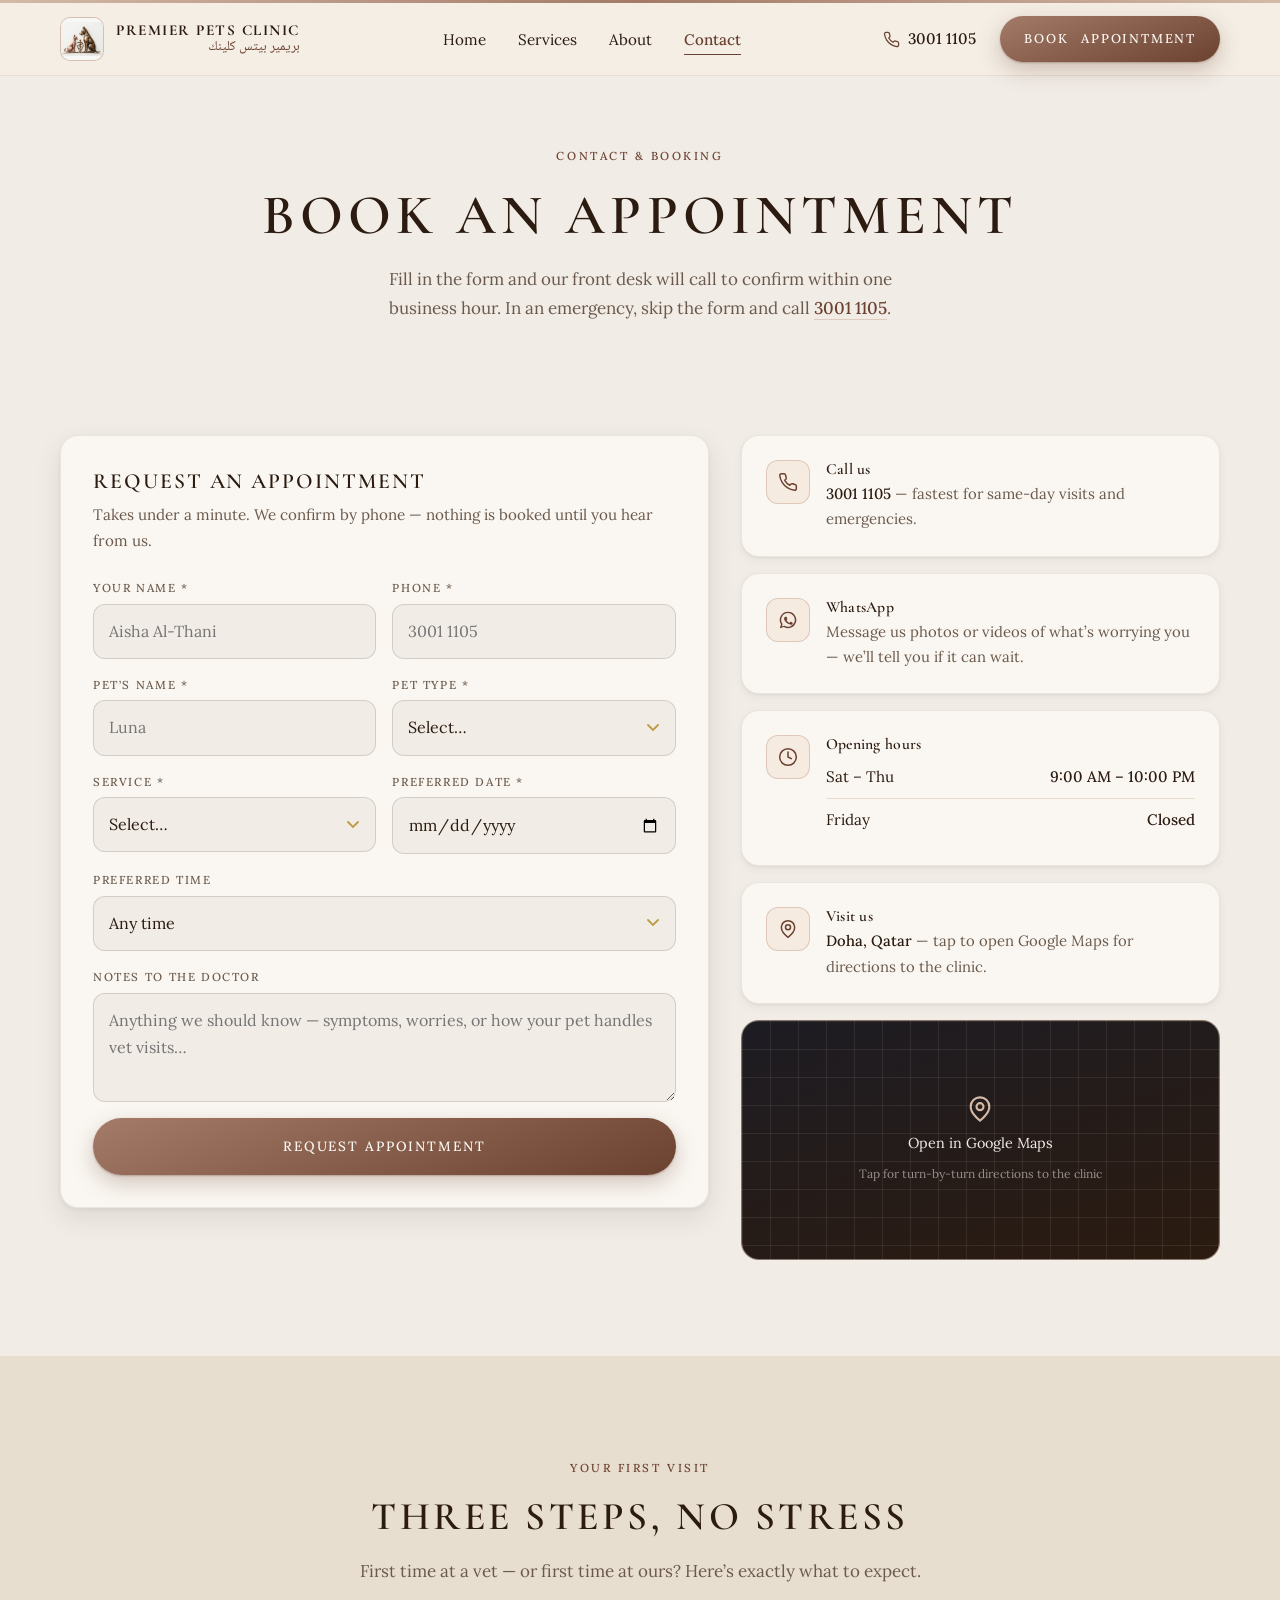
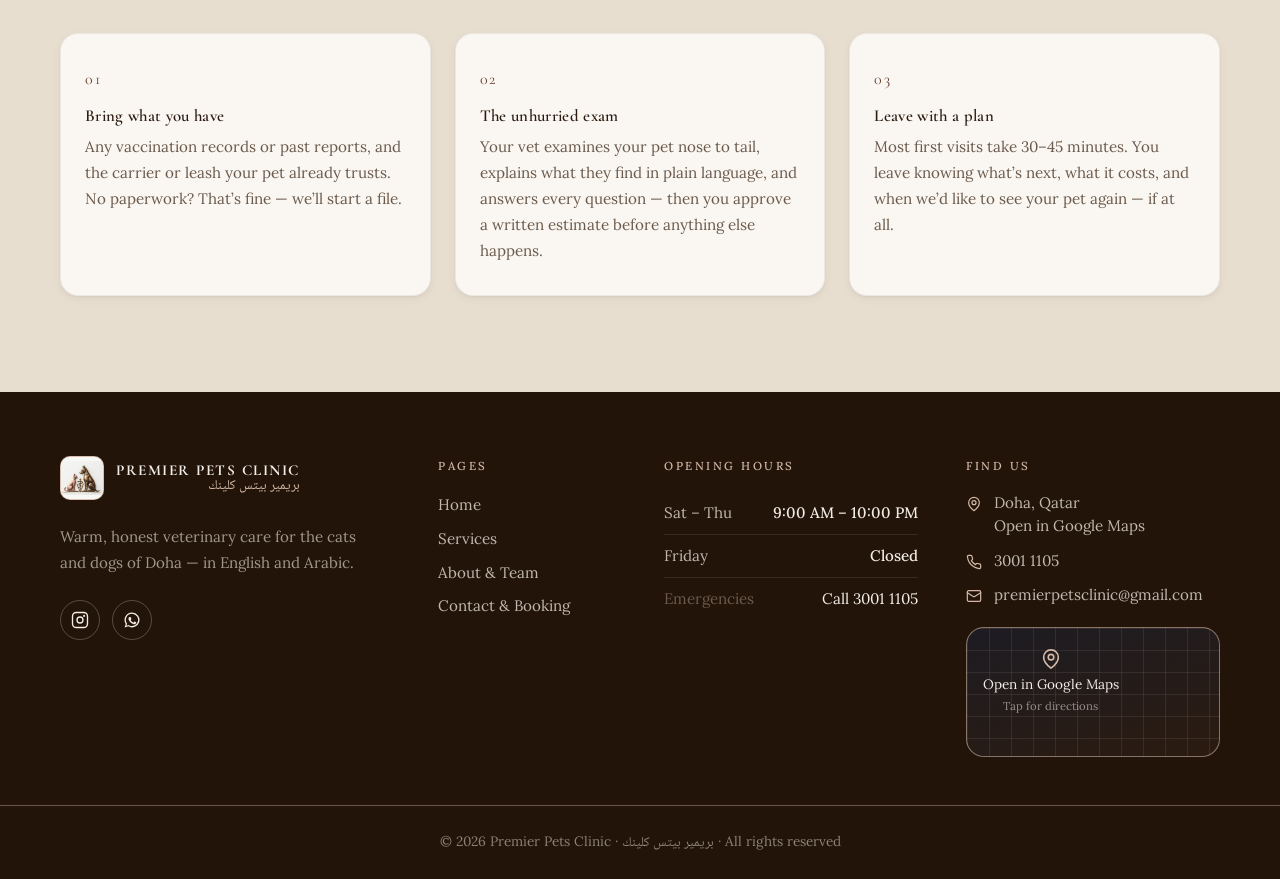
<file: contact.html>
<!DOCTYPE html>
<html lang="en">
<head>
  <meta charset="UTF-8" />
  <meta name="viewport" content="width=device-width, initial-scale=1.0" />
  <title>Contact & Booking — Premier Pets Clinic, Doha</title>
  <meta name="description" content="Book a veterinary appointment in Doha. Call 3001 1105, WhatsApp us, or request a time online — our front desk confirms within one business hour." />
  <link rel="icon" type="image/png" href="assets/favicon.png" />
  <link rel="stylesheet" href="assets/fonts.css" />
  <link rel="stylesheet" href="assets/styles.css" />
</head>
<body>

  <!-- ===== Header (shared across all pages) ===== -->
  <header class="header">
    <nav class="nav container" aria-label="Main">
      <a href="index.html" class="brand" aria-label="Premier Pets Clinic — home">
        <img class="brand__mark" src="assets/mark.jpg" alt="" width="512" height="512" />
        <span class="brand__text">
          <span class="brand__en">Premier Pets Clinic</span>
          <span class="brand__ar" lang="ar" dir="rtl">بريمير بيتس كلينك</span>
        </span>
      </a>

      <ul class="nav__menu">
        <li><a class="nav__link" href="index.html">Home</a></li>
        <li><a class="nav__link" href="services.html">Services</a></li>
        <li><a class="nav__link" href="about.html">About</a></li>
        <li><a class="nav__link" href="contact.html" aria-current="page">Contact</a></li>
      </ul>

      <div class="nav__actions">
        <a href="tel:30011105" class="nav__phone">
          <svg viewBox="0 0 24 24" width="17" height="17" fill="none" stroke="currentColor" stroke-width="1.8" stroke-linecap="round" stroke-linejoin="round" aria-hidden="true"><path d="M22 16.92v3a2 2 0 0 1-2.18 2 19.79 19.79 0 0 1-8.63-3.07 19.5 19.5 0 0 1-6-6 19.79 19.79 0 0 1-3.07-8.67A2 2 0 0 1 4.11 2h3a2 2 0 0 1 2 1.72 12.84 12.84 0 0 0 .7 2.81 2 2 0 0 1-.45 2.11L8.09 9.91a16 16 0 0 0 6 6l1.27-1.27a2 2 0 0 1 2.11-.45 12.84 12.84 0 0 0 2.81.7A2 2 0 0 1 22 16.92z"/></svg>
          <span>3001 1105</span>
        </a>
        <a href="contact.html" class="btn btn--gold nav__cta">Book<span class="nav__cta-long">&nbsp;Appointment</span></a>
        <button class="nav__toggle" id="nav-toggle" aria-label="Open menu" aria-expanded="false" aria-controls="nav-panel">
          <span></span><span></span><span></span>
        </button>
      </div>
    </nav>

    <div class="nav__panel" id="nav-panel">
      <div class="container">
        <ul>
          <li><a class="nav__link" href="index.html">Home</a></li>
          <li><a class="nav__link" href="services.html">Services</a></li>
          <li><a class="nav__link" href="about.html">About &amp; Team</a></li>
          <li><a class="nav__link" href="contact.html" aria-current="page">Contact &amp; Booking</a></li>
        </ul>
        <div class="nav__panel-meta">
          <a href="tel:30011105"><strong>Call 3001 1105</strong></a>
          <span>Saturday – Thursday, 9:00 AM – 10:00 PM · Friday closed</span>
        </div>
      </div>
    </div>
  </header>

  <main>
    <!-- ===== Page hero ===== -->
    <section class="page-hero">
      <div class="container">
        <span class="label">Contact &amp; booking</span>
        <h1>Book an appointment</h1>
        <p>Fill in the form and our front desk will call to confirm within one business hour. In an emergency, skip the form and call <a class="link-gold" href="tel:30011105">3001 1105</a>.</p>
      </div>
    </section>

    <!-- ===== Booking form + contact info ===== -->
    <section class="section--tight" style="padding-bottom: var(--s-9);">
      <div class="container booking-grid">

        <form class="form-card reveal" id="booking-form" novalidate>
          <h2>Request an appointment</h2>
          <p class="muted">Takes under a minute. We confirm by phone — nothing is booked until you hear from us.</p>

          <div class="form-row">
            <div class="form-group">
              <label for="owner-name">Your name *</label>
              <input type="text" id="owner-name" name="ownerName" autocomplete="name" placeholder="Aisha Al-Thani" required />
            </div>
            <div class="form-group">
              <label for="phone">Phone *</label>
              <input type="tel" id="phone" name="phone" autocomplete="tel" placeholder="3001 1105" required />
            </div>
          </div>

          <div class="form-row">
            <div class="form-group">
              <label for="pet-name">Pet’s name *</label>
              <input type="text" id="pet-name" name="petName" placeholder="Luna" required />
            </div>
            <div class="form-group">
              <label for="pet-type">Pet type *</label>
              <select id="pet-type" name="petType" required>
                <option value="" disabled selected>Select…</option>
                <option>Dog</option>
                <option>Cat</option>
                <option>Bird</option>
                <option>Other</option>
              </select>
            </div>
          </div>

          <div class="form-row">
            <div class="form-group">
              <label for="service">Service *</label>
              <select id="service" name="service" required>
                <option value="" disabled selected>Select…</option>
                <option data-key="wellness">Wellness exam</option>
                <option data-key="vaccinations">Vaccination</option>
                <option data-key="dental">Dental care</option>
                <option data-key="surgery">Surgery consultation</option>
                <option data-key="grooming">Grooming &amp; spa</option>
                <option data-key="emergency">Emergency</option>
                <option data-key="other">Other</option>
              </select>
            </div>
            <div class="form-group">
              <label for="date">Preferred date *</label>
              <input type="date" id="date" name="date" required />
            </div>
          </div>

          <div class="form-group">
            <label for="time">Preferred time</label>
            <select id="time" name="time">
              <option value="" disabled selected>Any time</option>
              <option>Morning (9:00 AM – 12:00 PM)</option>
              <option>Afternoon (12:00 – 4:00 PM)</option>
              <option>Evening (4:00 – 8:00 PM)</option>
              <option>Late evening (8:00 – 10:00 PM)</option>
            </select>
          </div>

          <div class="form-group">
            <label for="notes">Notes to the doctor</label>
            <textarea id="notes" name="notes" rows="3" placeholder="Anything we should know — symptoms, worries, or how your pet handles vet visits…"></textarea>
          </div>

          <button type="submit" class="btn btn--gold btn--lg btn--full">Request Appointment</button>

          <div class="form-success" id="form-success" hidden>
            <svg viewBox="0 0 24 24" width="20" height="20" fill="none" stroke="currentColor" stroke-width="1.8" stroke-linecap="round" stroke-linejoin="round" aria-hidden="true"><circle cx="12" cy="12" r="10"/><path d="m8.5 12.5 2.5 2.5 5-5"/></svg>
            <div>
              <strong>Request received — thank you.</strong>
              Our front desk will call you within one business hour to confirm the time. If it’s urgent, call <a class="link-gold" href="tel:30011105">3001 1105</a> now.
            </div>
          </div>
        </form>

        <aside class="info-stack">
          <a class="info-card reveal" href="tel:30011105">
            <span class="info-card__icon"><svg viewBox="0 0 24 24" width="20" height="20" fill="none" stroke="currentColor" stroke-width="1.8" stroke-linecap="round" stroke-linejoin="round" aria-hidden="true"><path d="M22 16.92v3a2 2 0 0 1-2.18 2 19.79 19.79 0 0 1-8.63-3.07 19.5 19.5 0 0 1-6-6 19.79 19.79 0 0 1-3.07-8.67A2 2 0 0 1 4.11 2h3a2 2 0 0 1 2 1.72 12.84 12.84 0 0 0 .7 2.81 2 2 0 0 1-.45 2.11L8.09 9.91a16 16 0 0 0 6 6l1.27-1.27a2 2 0 0 1 2.11-.45 12.84 12.84 0 0 0 2.81.7A2 2 0 0 1 22 16.92z"/></svg></span>
            <div>
              <h3>Call us</h3>
              <p><strong>3001 1105</strong> — fastest for same-day visits and emergencies.</p>
            </div>
          </a>

          <!-- TODO: replace with real detail — confirm WhatsApp number & country code -->
          <a class="info-card reveal d1" href="https://wa.me/97430011105">
            <span class="info-card__icon"><svg viewBox="0 0 24 24" width="20" height="20" fill="currentColor" aria-hidden="true"><path d="M12.04 2a9.9 9.9 0 0 0-8.4 15.2L2.1 22l4.9-1.6A9.9 9.9 0 1 0 12.04 2Zm0 1.7a8.2 8.2 0 1 1-4.2 15.3l-.3-.2-2.9.9.9-2.8-.2-.3A8.2 8.2 0 0 1 12.04 3.7ZM8.9 8c-.2 0-.5.1-.7.4-.2.2-.9.8-.9 2s.9 2.4 1 2.6c.1.2 1.8 2.9 4.4 3.9 2.2.9 2.6.7 3.1.7.5-.1 1.5-.6 1.7-1.2.2-.6.2-1.1.2-1.2-.1-.1-.2-.2-.5-.3-.2-.1-1.5-.7-1.7-.8-.2-.1-.4-.1-.6.1-.2.3-.6.8-.8 1-.1.2-.3.2-.5.1-.7-.3-1.4-.7-2-1.3-.5-.5-.9-1-1.2-1.7-.1-.2 0-.4.1-.5l.6-.7c.2-.2.2-.4.1-.6-.1-.2-.6-1.5-.8-2-.2-.5-.4-.5-.6-.5h-.9Z"/></svg></span>
            <div>
              <h3>WhatsApp</h3>
              <p>Message us photos or videos of what’s worrying you — we’ll tell you if it can wait.</p>
            </div>
          </a>

          <div class="info-card reveal d2">
            <span class="info-card__icon"><svg viewBox="0 0 24 24" width="20" height="20" fill="none" stroke="currentColor" stroke-width="1.8" stroke-linecap="round" stroke-linejoin="round" aria-hidden="true"><circle cx="12" cy="12" r="10"/><path d="M12 6v6l4 2"/></svg></span>
            <div style="flex:1;">
              <h3>Opening hours</h3>
              <div class="hours-table">
                <div><span>Sat – Thu</span><span>9:00 AM – 10:00 PM</span></div>
                <div><span>Friday</span><span>Closed</span></div>
              </div>
            </div>
          </div>

          <a class="info-card reveal d3" href="https://maps.app.goo.gl/D3VjpGZz7LwKZ5fU7" target="_blank" rel="noopener">
            <span class="info-card__icon"><svg viewBox="0 0 24 24" width="20" height="20" fill="none" stroke="currentColor" stroke-width="1.8" stroke-linecap="round" stroke-linejoin="round" aria-hidden="true"><path d="M20 10c0 6-8 12-8 12s-8-6-8-12a8 8 0 0 1 16 0Z"/><circle cx="12" cy="10" r="3"/></svg></span>
            <div>
              <h3>Visit us</h3>
              <!-- TODO: replace with real detail — written street address -->
              <p><strong>Doha, Qatar</strong> — tap to open Google Maps for directions to the clinic.</p>
            </div>
          </a>
          <a class="map-ph reveal d3" id="map" style="min-height: 240px;" href="https://maps.app.goo.gl/D3VjpGZz7LwKZ5fU7" target="_blank" rel="noopener">
            <span class="map-ph__inner">
              <svg viewBox="0 0 24 24" width="28" height="28" fill="none" stroke="currentColor" stroke-width="1.8" stroke-linecap="round" stroke-linejoin="round" aria-hidden="true"><path d="M20 10c0 6-8 12-8 12s-8-6-8-12a8 8 0 0 1 16 0Z"/><circle cx="12" cy="10" r="3"/></svg>
              <span>Open in Google Maps</span>
              <small>Tap for turn-by-turn directions to the clinic</small>
            </span>
          </a>
        </aside>
      </div>
    </section>

    <!-- ===== Your first visit ===== -->
    <section class="section section--bone">
      <div class="container">
        <div class="section-head reveal">
          <span class="label">Your first visit</span>
          <h2>Three steps, no stress</h2>
          <p>First time at a vet — or first time at ours? Here’s exactly what to expect.</p>
        </div>
        <div class="steps-grid">
          <div class="step reveal">
            <h3>Bring what you have</h3>
            <p>Any vaccination records or past reports, and the carrier or leash your pet already trusts. No paperwork? That’s fine — we’ll start a file.</p>
          </div>
          <div class="step reveal d1">
            <h3>The unhurried exam</h3>
            <p>Your vet examines your pet nose to tail, explains what they find in plain language, and answers every question — then you approve a written estimate before anything else happens.</p>
          </div>
          <div class="step reveal d2">
            <h3>Leave with a plan</h3>
            <p>Most first visits take 30–45 minutes. You leave knowing what’s next, what it costs, and when we’d like to see your pet again — if at all.</p>
          </div>
        </div>
      </div>
    </section>
  </main>

  <!-- ===== Footer (shared across all pages) ===== -->
  <footer class="footer">
    <div class="container">
      <div class="footer__grid">
        <div>
          <a href="index.html" class="brand" aria-label="Premier Pets Clinic — home">
            <img class="brand__mark" src="assets/mark.jpg" alt="" width="512" height="512" />
            <span class="brand__text">
              <span class="brand__en">Premier Pets Clinic</span>
              <span class="brand__ar" lang="ar" dir="rtl">بريمير بيتس كلينك</span>
            </span>
          </a>
          <p class="footer__tag">Warm, honest veterinary care for the cats and dogs of Doha — in English and Arabic.</p>
          <div class="footer__social">
            <!-- TODO: replace with real detail — Facebook page link (the one provided was the Instagram URL) -->
            <a href="https://www.instagram.com/premier.pets.clinic/" target="_blank" rel="noopener" aria-label="Instagram"><svg viewBox="0 0 24 24" width="18" height="18" fill="none" stroke="currentColor" stroke-width="1.8" stroke-linecap="round" stroke-linejoin="round" aria-hidden="true"><rect x="2" y="2" width="20" height="20" rx="5"/><circle cx="12" cy="12" r="4"/><circle cx="17.5" cy="6.5" r="0.5" fill="currentColor"/></svg></a>
            <!-- TODO: replace with real detail — confirm WhatsApp number & country code -->
            <a href="https://wa.me/97430011105" aria-label="WhatsApp"><svg viewBox="0 0 24 24" width="18" height="18" fill="currentColor" aria-hidden="true"><path d="M12.04 2a9.9 9.9 0 0 0-8.4 15.2L2.1 22l4.9-1.6A9.9 9.9 0 1 0 12.04 2Zm0 1.7a8.2 8.2 0 1 1-4.2 15.3l-.3-.2-2.9.9.9-2.8-.2-.3A8.2 8.2 0 0 1 12.04 3.7ZM8.9 8c-.2 0-.5.1-.7.4-.2.2-.9.8-.9 2s.9 2.4 1 2.6c.1.2 1.8 2.9 4.4 3.9 2.2.9 2.6.7 3.1.7.5-.1 1.5-.6 1.7-1.2.2-.6.2-1.1.2-1.2-.1-.1-.2-.2-.5-.3-.2-.1-1.5-.7-1.7-.8-.2-.1-.4-.1-.6.1-.2.3-.6.8-.8 1-.1.2-.3.2-.5.1-.7-.3-1.4-.7-2-1.3-.5-.5-.9-1-1.2-1.7-.1-.2 0-.4.1-.5l.6-.7c.2-.2.2-.4.1-.6-.1-.2-.6-1.5-.8-2-.2-.5-.4-.5-.6-.5h-.9Z"/></svg></a>
          </div>
        </div>

        <nav class="footer__col" aria-label="Footer">
          <h4>Pages</h4>
          <ul>
            <li><a href="index.html">Home</a></li>
            <li><a href="services.html">Services</a></li>
            <li><a href="about.html">About &amp; Team</a></li>
            <li><a href="contact.html">Contact &amp; Booking</a></li>
          </ul>
        </nav>

        <div class="footer__col">
          <h4>Opening hours</h4>
          <div class="hours-table">
            <div><span>Sat – Thu</span><span>9:00 AM – 10:00 PM</span></div>
            <div><span>Friday</span><span>Closed</span></div>
            <div class="muted-row"><span>Emergencies</span><span><a href="tel:30011105">Call 3001 1105</a></span></div>
          </div>
        </div>

        <div class="footer__col">
          <h4>Find us</h4>
          <div class="footer__contact">
            <!-- TODO: replace with real detail — written street address -->
            <a href="https://maps.app.goo.gl/D3VjpGZz7LwKZ5fU7" target="_blank" rel="noopener">
              <svg viewBox="0 0 24 24" width="16" height="16" fill="none" stroke="currentColor" stroke-width="1.8" stroke-linecap="round" stroke-linejoin="round" aria-hidden="true"><path d="M20 10c0 6-8 12-8 12s-8-6-8-12a8 8 0 0 1 16 0Z"/><circle cx="12" cy="10" r="3"/></svg>
              <span>Doha, Qatar<br/>Open in Google Maps</span>
            </a>
            <a href="tel:30011105">
              <svg viewBox="0 0 24 24" width="16" height="16" fill="none" stroke="currentColor" stroke-width="1.8" stroke-linecap="round" stroke-linejoin="round" aria-hidden="true"><path d="M22 16.92v3a2 2 0 0 1-2.18 2 19.79 19.79 0 0 1-8.63-3.07 19.5 19.5 0 0 1-6-6 19.79 19.79 0 0 1-3.07-8.67A2 2 0 0 1 4.11 2h3a2 2 0 0 1 2 1.72 12.84 12.84 0 0 0 .7 2.81 2 2 0 0 1-.45 2.11L8.09 9.91a16 16 0 0 0 6 6l1.27-1.27a2 2 0 0 1 2.11-.45 12.84 12.84 0 0 0 2.81.7A2 2 0 0 1 22 16.92z"/></svg>
              <span>3001 1105</span>
            </a>
            <a href="mailto:premierpetsclinic@gmail.com">
              <svg viewBox="0 0 24 24" width="16" height="16" fill="none" stroke="currentColor" stroke-width="1.8" stroke-linecap="round" stroke-linejoin="round" aria-hidden="true"><rect x="2" y="4" width="20" height="16" rx="2"/><path d="m22 7-8.97 5.7a1.94 1.94 0 0 1-2.06 0L2 7"/></svg>
              <span>premierpetsclinic@gmail.com</span>
            </a>
            <a class="map-ph map-ph--mini" href="https://maps.app.goo.gl/D3VjpGZz7LwKZ5fU7" target="_blank" rel="noopener">
              <span class="map-ph__inner">
                <svg viewBox="0 0 24 24" width="22" height="22" fill="none" stroke="currentColor" stroke-width="1.8" stroke-linecap="round" stroke-linejoin="round" aria-hidden="true"><path d="M20 10c0 6-8 12-8 12s-8-6-8-12a8 8 0 0 1 16 0Z"/><circle cx="12" cy="10" r="3"/></svg>
                <span>Open in Google Maps</span>
                <small>Tap for directions</small>
              </span>
            </a>
          </div>
        </div>
      </div>
    </div>
    <div class="footer__bottom">
      <p>© <span data-year>2026</span> Premier Pets Clinic · <span class="arabic" lang="ar" dir="rtl">بريمير بيتس كلينك</span> · All rights reserved</p>
    </div>
  </footer>

  <script src="assets/site.js"></script>
</body>
</html>
</file>
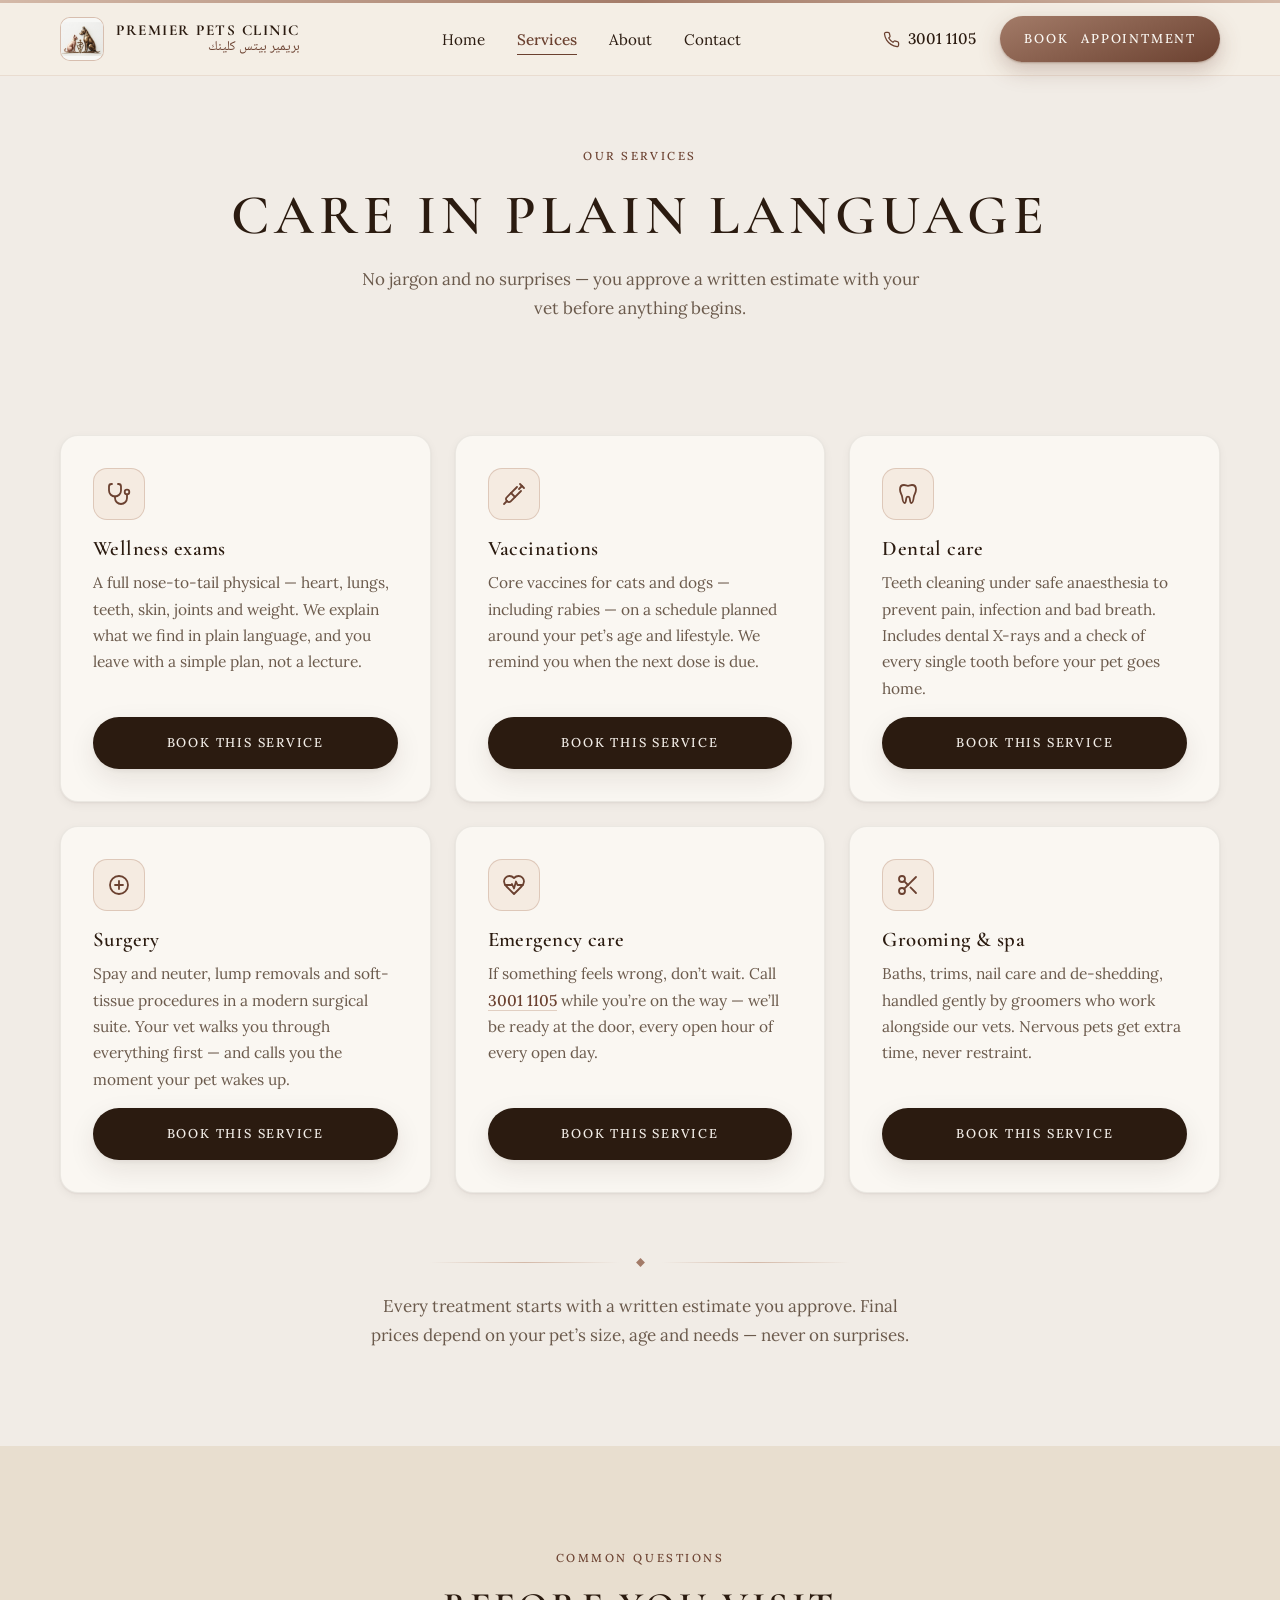
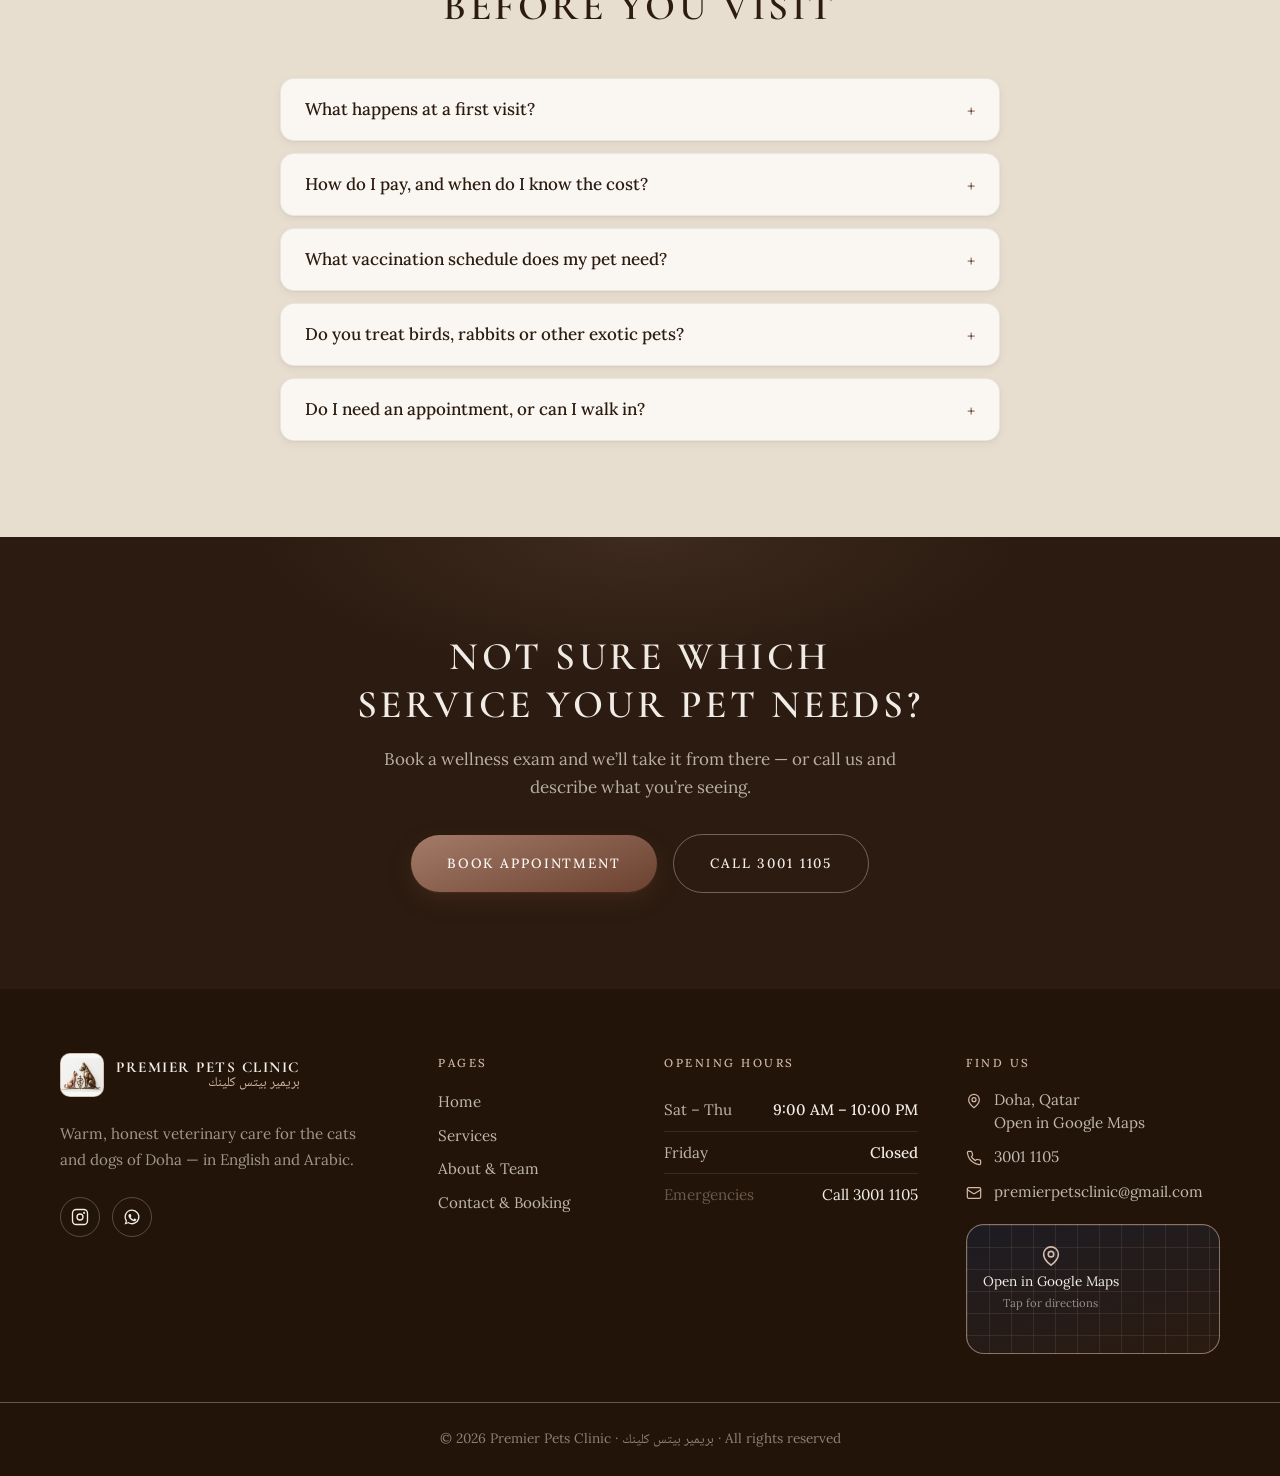
<file: services.html>
<!DOCTYPE html>
<html lang="en">
<head>
  <meta charset="UTF-8" />
  <meta name="viewport" content="width=device-width, initial-scale=1.0" />
  <title>Services — Premier Pets Clinic, Doha</title>
  <meta name="description" content="Wellness exams, vaccinations, dental care, surgery, emergency care and grooming for cats and dogs in Doha — with a written estimate you approve before any treatment." />
  <link rel="icon" type="image/png" href="assets/favicon.png" />
  <link rel="stylesheet" href="assets/fonts.css" />
  <link rel="stylesheet" href="assets/styles.css" />
</head>
<body>

  <!-- ===== Header (shared across all pages) ===== -->
  <header class="header">
    <nav class="nav container" aria-label="Main">
      <a href="index.html" class="brand" aria-label="Premier Pets Clinic — home">
        <img class="brand__mark" src="assets/mark.jpg" alt="" width="512" height="512" />
        <span class="brand__text">
          <span class="brand__en">Premier Pets Clinic</span>
          <span class="brand__ar" lang="ar" dir="rtl">بريمير بيتس كلينك</span>
        </span>
      </a>

      <ul class="nav__menu">
        <li><a class="nav__link" href="index.html">Home</a></li>
        <li><a class="nav__link" href="services.html" aria-current="page">Services</a></li>
        <li><a class="nav__link" href="about.html">About</a></li>
        <li><a class="nav__link" href="contact.html">Contact</a></li>
      </ul>

      <div class="nav__actions">
        <a href="tel:30011105" class="nav__phone">
          <svg viewBox="0 0 24 24" width="17" height="17" fill="none" stroke="currentColor" stroke-width="1.8" stroke-linecap="round" stroke-linejoin="round" aria-hidden="true"><path d="M22 16.92v3a2 2 0 0 1-2.18 2 19.79 19.79 0 0 1-8.63-3.07 19.5 19.5 0 0 1-6-6 19.79 19.79 0 0 1-3.07-8.67A2 2 0 0 1 4.11 2h3a2 2 0 0 1 2 1.72 12.84 12.84 0 0 0 .7 2.81 2 2 0 0 1-.45 2.11L8.09 9.91a16 16 0 0 0 6 6l1.27-1.27a2 2 0 0 1 2.11-.45 12.84 12.84 0 0 0 2.81.7A2 2 0 0 1 22 16.92z"/></svg>
          <span>3001 1105</span>
        </a>
        <a href="contact.html" class="btn btn--gold nav__cta">Book<span class="nav__cta-long">&nbsp;Appointment</span></a>
        <button class="nav__toggle" id="nav-toggle" aria-label="Open menu" aria-expanded="false" aria-controls="nav-panel">
          <span></span><span></span><span></span>
        </button>
      </div>
    </nav>

    <div class="nav__panel" id="nav-panel">
      <div class="container">
        <ul>
          <li><a class="nav__link" href="index.html">Home</a></li>
          <li><a class="nav__link" href="services.html" aria-current="page">Services</a></li>
          <li><a class="nav__link" href="about.html">About &amp; Team</a></li>
          <li><a class="nav__link" href="contact.html">Contact &amp; Booking</a></li>
        </ul>
        <div class="nav__panel-meta">
          <a href="tel:30011105"><strong>Call 3001 1105</strong></a>
          <span>Saturday – Thursday, 9:00 AM – 10:00 PM · Friday closed</span>
        </div>
      </div>
    </div>
  </header>

  <main>
    <!-- ===== Page hero ===== -->
    <section class="page-hero">
      <div class="container">
        <span class="label">Our services</span>
        <h1>Care in plain language</h1>
        <p>No jargon and no surprises — you approve a written estimate with your vet before anything begins.</p>
      </div>
    </section>

    <!-- ===== Service cards ===== -->
    <section class="section--tight" style="padding-bottom: var(--s-9);">
      <div class="container">
        <div class="cards-grid">
          <article class="card reveal" id="wellness">
            <span class="card__icon"><svg viewBox="0 0 24 24" width="24" height="24" fill="none" stroke="currentColor" stroke-width="1.8" stroke-linecap="round" stroke-linejoin="round" aria-hidden="true"><path d="M5 2h-.5A2.5 2.5 0 0 0 2 4.5v4a6 6 0 0 0 12 0v-4A2.5 2.5 0 0 0 11.5 2H11"/><path d="M8 14.5V16a6 6 0 0 0 6 6 6 6 0 0 0 6-6v-3.5"/><circle cx="20" cy="10" r="2.3"/></svg></span>
            <h3>Wellness exams</h3>
            <p>A full nose-to-tail physical — heart, lungs, teeth, skin, joints and weight. We explain what we find in plain language, and you leave with a simple plan, not a lecture.</p>
            <a href="contact.html?service=wellness" class="btn btn--dark">Book this service</a>
          </article>

          <article class="card reveal d1" id="vaccinations">
            <span class="card__icon"><svg viewBox="0 0 24 24" width="24" height="24" fill="none" stroke="currentColor" stroke-width="1.8" stroke-linecap="round" stroke-linejoin="round" aria-hidden="true"><path d="m18 2 4 4"/><path d="m17 7 3-3"/><path d="M19 9 8.7 19.3c-1 1-2.5 1-3.4 0l-.6-.6c-1-1-1-2.5 0-3.4L15 5"/><path d="m9 11 4 4"/><path d="m5 19-3 3"/></svg></span>
            <h3>Vaccinations</h3>
            <p>Core vaccines for cats and dogs — including rabies — on a schedule planned around your pet’s age and lifestyle. We remind you when the next dose is due.</p>
            <a href="contact.html?service=vaccinations" class="btn btn--dark">Book this service</a>
          </article>

          <article class="card reveal d2" id="dental">
            <span class="card__icon"><svg viewBox="0 0 24 24" width="24" height="24" fill="none" stroke="currentColor" stroke-width="1.8" stroke-linecap="round" stroke-linejoin="round" aria-hidden="true"><path d="M8 3C5.5 3 4 5 4 7.5c0 3.5 1.8 4.5 2.2 7.5.3 2.3.8 6 2.3 6 1.7 0 1.3-3.4 2-5.5.4-1.3 2.6-1.3 3 0 .7 2.1.3 5.5 2 5.5 1.5 0 2-3.7 2.3-6 .4-3 2.2-4 2.2-7.5C20 5 18.5 3 16 3c-1.6 0-2.4.8-4 .8S9.6 3 8 3Z"/></svg></span>
            <h3>Dental care</h3>
            <p>Teeth cleaning under safe anaesthesia to prevent pain, infection and bad breath. Includes dental X-rays and a check of every single tooth before your pet goes home.</p>
            <a href="contact.html?service=dental" class="btn btn--dark">Book this service</a>
          </article>

          <article class="card reveal" id="surgery">
            <span class="card__icon"><svg viewBox="0 0 24 24" width="24" height="24" fill="none" stroke="currentColor" stroke-width="1.8" stroke-linecap="round" stroke-linejoin="round" aria-hidden="true"><circle cx="12" cy="12" r="9"/><path d="M12 8v8M8 12h8"/></svg></span>
            <h3>Surgery</h3>
            <p>Spay and neuter, lump removals and soft-tissue procedures in a modern surgical suite. Your vet walks you through everything first — and calls you the moment your pet wakes up.</p>
            <a href="contact.html?service=surgery" class="btn btn--dark">Book this service</a>
          </article>

          <article class="card reveal d1" id="emergency">
            <span class="card__icon"><svg viewBox="0 0 24 24" width="24" height="24" fill="none" stroke="currentColor" stroke-width="1.8" stroke-linecap="round" stroke-linejoin="round" aria-hidden="true"><path d="M19 14c1.49-1.46 3-3.21 3-5.5A5.5 5.5 0 0 0 16.5 3c-1.76 0-3 .5-4.5 2-1.5-1.5-2.74-2-4.5-2A5.5 5.5 0 0 0 2 8.5c0 2.3 1.5 4.05 3 5.5l7 7Z"/><path d="M3.22 12H9.5l.5-1 2 4.5 2-7 1.5 3.5h5.27"/></svg></span>
            <h3>Emergency care</h3>
            <p>If something feels wrong, don’t wait. Call <a class="link-gold" href="tel:30011105">3001 1105</a> while you’re on the way — we’ll be ready at the door, every open hour of every open day.</p>
            <a href="contact.html?service=emergency" class="btn btn--dark">Book this service</a>
          </article>

          <article class="card reveal d2" id="grooming">
            <span class="card__icon"><svg viewBox="0 0 24 24" width="24" height="24" fill="none" stroke="currentColor" stroke-width="1.8" stroke-linecap="round" stroke-linejoin="round" aria-hidden="true"><circle cx="6" cy="6" r="3"/><circle cx="6" cy="18" r="3"/><path d="M20 4 8.12 15.88"/><path d="M14.47 14.48 20 20"/><path d="M8.12 8.12 12 12"/></svg></span>
            <h3>Grooming &amp; spa</h3>
            <p>Baths, trims, nail care and de-shedding, handled gently by groomers who work alongside our vets. Nervous pets get extra time, never restraint.</p>
            <a href="contact.html?service=grooming" class="btn btn--dark">Book this service</a>
          </article>
        </div>

        <div class="gold-rule" aria-hidden="true" style="margin-top: var(--s-8);">
          <svg viewBox="0 0 12 12" width="11" height="11" aria-hidden="true"><rect x="2.6" y="2.6" width="6.8" height="6.8" transform="rotate(45 6 6)" fill="#A37B68"/></svg>
        </div>
        <p class="muted" style="text-align:center; max-width: 560px; margin: var(--s-5) auto 0;">
          Every treatment starts with a written estimate you approve. Final prices depend on your pet’s size, age and needs — never on surprises.
        </p>
      </div>
    </section>

    <!-- ===== FAQ ===== -->
    <section class="section section--bone">
      <div class="container">
        <div class="section-head reveal">
          <span class="label">Common questions</span>
          <h2>Before you visit</h2>
        </div>
        <div class="faq-list reveal">
          <details class="faq">
            <summary>What happens at a first visit?</summary>
            <div>Your vet examines your pet nose to tail, listens to your concerns, and explains everything in plain language. You approve a written estimate before any treatment. Plan for 30–45 minutes — first visits are unhurried on purpose.</div>
          </details>
          <details class="faq">
            <summary>How do I pay, and when do I know the cost?</summary>
            <div>You’ll see a written estimate before we begin — you approve it first, always. We accept cards and cash at the front desk after the visit.</div>
          </details>
          <details class="faq">
            <summary>What vaccination schedule does my pet need?</summary>
            <div>Puppies and kittens start their core vaccines around 6–8 weeks, with boosters every 3–4 weeks until about 16 weeks. Adults need boosters yearly or every three years depending on the vaccine. We map out the schedule for you and send reminders.</div>
          </details>
          <details class="faq">
            <summary>Do you treat birds, rabbits or other exotic pets?</summary>
            <div>Yes — our dentistry and exotics vet sees birds, rabbits and most small companion animals. Mention the species when you book so we schedule the right doctor and enough time.</div>
          </details>
          <details class="faq">
            <summary>Do I need an appointment, or can I walk in?</summary>
            <div>Walk-ins are welcome every open day, Saturday to Thursday, 9:00 AM to 10:00 PM. Booking ahead means little to no waiting — and in an emergency, call <a class="link-gold" href="tel:30011105">3001 1105</a> so we’re ready when you arrive.</div>
          </details>
        </div>
      </div>
    </section>

    <!-- ===== Final CTA band ===== -->
    <section class="cta-band">
      <div class="container">
        <h2>Not sure which service your pet needs?</h2>
        <p>Book a wellness exam and we’ll take it from there — or call us and describe what you’re seeing.</p>
        <div class="cta-band__actions">
          <a href="contact.html" class="btn btn--gold btn--lg">Book Appointment</a>
          <a href="tel:30011105" class="btn btn--ghost-light btn--lg">Call 3001 1105</a>
        </div>
      </div>
    </section>
  </main>

  <!-- ===== Footer (shared across all pages) ===== -->
  <footer class="footer">
    <div class="container">
      <div class="footer__grid">
        <div>
          <a href="index.html" class="brand" aria-label="Premier Pets Clinic — home">
            <img class="brand__mark" src="assets/mark.jpg" alt="" width="512" height="512" />
            <span class="brand__text">
              <span class="brand__en">Premier Pets Clinic</span>
              <span class="brand__ar" lang="ar" dir="rtl">بريمير بيتس كلينك</span>
            </span>
          </a>
          <p class="footer__tag">Warm, honest veterinary care for the cats and dogs of Doha — in English and Arabic.</p>
          <div class="footer__social">
            <!-- TODO: replace with real detail — Facebook page link (the one provided was the Instagram URL) -->
            <a href="https://www.instagram.com/premier.pets.clinic/" target="_blank" rel="noopener" aria-label="Instagram"><svg viewBox="0 0 24 24" width="18" height="18" fill="none" stroke="currentColor" stroke-width="1.8" stroke-linecap="round" stroke-linejoin="round" aria-hidden="true"><rect x="2" y="2" width="20" height="20" rx="5"/><circle cx="12" cy="12" r="4"/><circle cx="17.5" cy="6.5" r="0.5" fill="currentColor"/></svg></a>
            <!-- TODO: replace with real detail — confirm WhatsApp number & country code -->
            <a href="https://wa.me/97430011105" aria-label="WhatsApp"><svg viewBox="0 0 24 24" width="18" height="18" fill="currentColor" aria-hidden="true"><path d="M12.04 2a9.9 9.9 0 0 0-8.4 15.2L2.1 22l4.9-1.6A9.9 9.9 0 1 0 12.04 2Zm0 1.7a8.2 8.2 0 1 1-4.2 15.3l-.3-.2-2.9.9.9-2.8-.2-.3A8.2 8.2 0 0 1 12.04 3.7ZM8.9 8c-.2 0-.5.1-.7.4-.2.2-.9.8-.9 2s.9 2.4 1 2.6c.1.2 1.8 2.9 4.4 3.9 2.2.9 2.6.7 3.1.7.5-.1 1.5-.6 1.7-1.2.2-.6.2-1.1.2-1.2-.1-.1-.2-.2-.5-.3-.2-.1-1.5-.7-1.7-.8-.2-.1-.4-.1-.6.1-.2.3-.6.8-.8 1-.1.2-.3.2-.5.1-.7-.3-1.4-.7-2-1.3-.5-.5-.9-1-1.2-1.7-.1-.2 0-.4.1-.5l.6-.7c.2-.2.2-.4.1-.6-.1-.2-.6-1.5-.8-2-.2-.5-.4-.5-.6-.5h-.9Z"/></svg></a>
          </div>
        </div>

        <nav class="footer__col" aria-label="Footer">
          <h4>Pages</h4>
          <ul>
            <li><a href="index.html">Home</a></li>
            <li><a href="services.html">Services</a></li>
            <li><a href="about.html">About &amp; Team</a></li>
            <li><a href="contact.html">Contact &amp; Booking</a></li>
          </ul>
        </nav>

        <div class="footer__col">
          <h4>Opening hours</h4>
          <div class="hours-table">
            <div><span>Sat – Thu</span><span>9:00 AM – 10:00 PM</span></div>
            <div><span>Friday</span><span>Closed</span></div>
            <div class="muted-row"><span>Emergencies</span><span><a href="tel:30011105">Call 3001 1105</a></span></div>
          </div>
        </div>

        <div class="footer__col">
          <h4>Find us</h4>
          <div class="footer__contact">
            <!-- TODO: replace with real detail — written street address -->
            <a href="https://maps.app.goo.gl/D3VjpGZz7LwKZ5fU7" target="_blank" rel="noopener">
              <svg viewBox="0 0 24 24" width="16" height="16" fill="none" stroke="currentColor" stroke-width="1.8" stroke-linecap="round" stroke-linejoin="round" aria-hidden="true"><path d="M20 10c0 6-8 12-8 12s-8-6-8-12a8 8 0 0 1 16 0Z"/><circle cx="12" cy="10" r="3"/></svg>
              <span>Doha, Qatar<br/>Open in Google Maps</span>
            </a>
            <a href="tel:30011105">
              <svg viewBox="0 0 24 24" width="16" height="16" fill="none" stroke="currentColor" stroke-width="1.8" stroke-linecap="round" stroke-linejoin="round" aria-hidden="true"><path d="M22 16.92v3a2 2 0 0 1-2.18 2 19.79 19.79 0 0 1-8.63-3.07 19.5 19.5 0 0 1-6-6 19.79 19.79 0 0 1-3.07-8.67A2 2 0 0 1 4.11 2h3a2 2 0 0 1 2 1.72 12.84 12.84 0 0 0 .7 2.81 2 2 0 0 1-.45 2.11L8.09 9.91a16 16 0 0 0 6 6l1.27-1.27a2 2 0 0 1 2.11-.45 12.84 12.84 0 0 0 2.81.7A2 2 0 0 1 22 16.92z"/></svg>
              <span>3001 1105</span>
            </a>
            <a href="mailto:premierpetsclinic@gmail.com">
              <svg viewBox="0 0 24 24" width="16" height="16" fill="none" stroke="currentColor" stroke-width="1.8" stroke-linecap="round" stroke-linejoin="round" aria-hidden="true"><rect x="2" y="4" width="20" height="16" rx="2"/><path d="m22 7-8.97 5.7a1.94 1.94 0 0 1-2.06 0L2 7"/></svg>
              <span>premierpetsclinic@gmail.com</span>
            </a>
            <a class="map-ph map-ph--mini" href="https://maps.app.goo.gl/D3VjpGZz7LwKZ5fU7" target="_blank" rel="noopener">
              <span class="map-ph__inner">
                <svg viewBox="0 0 24 24" width="22" height="22" fill="none" stroke="currentColor" stroke-width="1.8" stroke-linecap="round" stroke-linejoin="round" aria-hidden="true"><path d="M20 10c0 6-8 12-8 12s-8-6-8-12a8 8 0 0 1 16 0Z"/><circle cx="12" cy="10" r="3"/></svg>
                <span>Open in Google Maps</span>
                <small>Tap for directions</small>
              </span>
            </a>
          </div>
        </div>
      </div>
    </div>
    <div class="footer__bottom">
      <p>© <span data-year>2026</span> Premier Pets Clinic · <span class="arabic" lang="ar" dir="rtl">بريمير بيتس كلينك</span> · All rights reserved</p>
    </div>
  </footer>

  <script src="assets/site.js"></script>
</body>
</html>
</file>
<file: assets/fonts.css>
/* cyrillic-ext */
@font-face {
  font-family: 'Cormorant Garamond';
  font-style: italic;
  font-weight: 500;
  font-display: swap;
  src: url(fonts/f5b37d21be6.woff2) format('woff2');
  unicode-range: U+0460-052F, U+1C80-1C8A, U+20B4, U+2DE0-2DFF, U+A640-A69F, U+FE2E-FE2F;
}
/* cyrillic */
@font-face {
  font-family: 'Cormorant Garamond';
  font-style: italic;
  font-weight: 500;
  font-display: swap;
  src: url(fonts/fd2b6fd6463.woff2) format('woff2');
  unicode-range: U+0301, U+0400-045F, U+0490-0491, U+04B0-04B1, U+2116;
}
/* vietnamese */
@font-face {
  font-family: 'Cormorant Garamond';
  font-style: italic;
  font-weight: 500;
  font-display: swap;
  src: url(fonts/f771ad468da.woff2) format('woff2');
  unicode-range: U+0102-0103, U+0110-0111, U+0128-0129, U+0168-0169, U+01A0-01A1, U+01AF-01B0, U+0300-0301, U+0303-0304, U+0308-0309, U+0323, U+0329, U+1EA0-1EF9, U+20AB;
}
/* latin-ext */
@font-face {
  font-family: 'Cormorant Garamond';
  font-style: italic;
  font-weight: 500;
  font-display: swap;
  src: url(fonts/f4f70845586.woff2) format('woff2');
  unicode-range: U+0100-02BA, U+02BD-02C5, U+02C7-02CC, U+02CE-02D7, U+02DD-02FF, U+0304, U+0308, U+0329, U+1D00-1DBF, U+1E00-1E9F, U+1EF2-1EFF, U+2020, U+20A0-20AB, U+20AD-20C0, U+2113, U+2C60-2C7F, U+A720-A7FF;
}
/* latin */
@font-face {
  font-family: 'Cormorant Garamond';
  font-style: italic;
  font-weight: 500;
  font-display: swap;
  src: url(fonts/f5d13e7eb22.woff2) format('woff2');
  unicode-range: U+0000-00FF, U+0131, U+0152-0153, U+02BB-02BC, U+02C6, U+02DA, U+02DC, U+0304, U+0308, U+0329, U+2000-206F, U+20AC, U+2122, U+2191, U+2193, U+2212, U+2215, U+FEFF, U+FFFD;
}
/* cyrillic-ext */
@font-face {
  font-family: 'Cormorant Garamond';
  font-style: normal;
  font-weight: 400 700;
  font-display: swap;
  src: url(fonts/ff88d6a48bd.woff2) format('woff2');
  unicode-range: U+0460-052F, U+1C80-1C8A, U+20B4, U+2DE0-2DFF, U+A640-A69F, U+FE2E-FE2F;
}
/* cyrillic */
@font-face {
  font-family: 'Cormorant Garamond';
  font-style: normal;
  font-weight: 400 700;
  font-display: swap;
  src: url(fonts/f4f4a825379.woff2) format('woff2');
  unicode-range: U+0301, U+0400-045F, U+0490-0491, U+04B0-04B1, U+2116;
}
/* vietnamese */
@font-face {
  font-family: 'Cormorant Garamond';
  font-style: normal;
  font-weight: 400 700;
  font-display: swap;
  src: url(fonts/f36598f59c5.woff2) format('woff2');
  unicode-range: U+0102-0103, U+0110-0111, U+0128-0129, U+0168-0169, U+01A0-01A1, U+01AF-01B0, U+0300-0301, U+0303-0304, U+0308-0309, U+0323, U+0329, U+1EA0-1EF9, U+20AB;
}
/* latin-ext */
@font-face {
  font-family: 'Cormorant Garamond';
  font-style: normal;
  font-weight: 400 700;
  font-display: swap;
  src: url(fonts/f9076820487.woff2) format('woff2');
  unicode-range: U+0100-02BA, U+02BD-02C5, U+02C7-02CC, U+02CE-02D7, U+02DD-02FF, U+0304, U+0308, U+0329, U+1D00-1DBF, U+1E00-1E9F, U+1EF2-1EFF, U+2020, U+20A0-20AB, U+20AD-20C0, U+2113, U+2C60-2C7F, U+A720-A7FF;
}
/* latin */
@font-face {
  font-family: 'Cormorant Garamond';
  font-style: normal;
  font-weight: 400 700;
  font-display: swap;
  src: url(fonts/f2fed1d1b2e.woff2) format('woff2');
  unicode-range: U+0000-00FF, U+0131, U+0152-0153, U+02BB-02BC, U+02C6, U+02DA, U+02DC, U+0304, U+0308, U+0329, U+2000-206F, U+20AC, U+2122, U+2191, U+2193, U+2212, U+2215, U+FEFF, U+FFFD;
}
/* cyrillic-ext */
@font-face {
  font-family: 'Lora';
  font-style: italic;
  font-weight: 400;
  font-display: swap;
  src: url(fonts/fd9c1683229.woff2) format('woff2');
  unicode-range: U+0460-052F, U+1C80-1C8A, U+20B4, U+2DE0-2DFF, U+A640-A69F, U+FE2E-FE2F;
}
/* cyrillic */
@font-face {
  font-family: 'Lora';
  font-style: italic;
  font-weight: 400;
  font-display: swap;
  src: url(fonts/fb9afd54859.woff2) format('woff2');
  unicode-range: U+0301, U+0400-045F, U+0490-0491, U+04B0-04B1, U+2116;
}
/* math */
@font-face {
  font-family: 'Lora';
  font-style: italic;
  font-weight: 400;
  font-display: swap;
  src: url(fonts/fefd99e670e.woff2) format('woff2');
  unicode-range: U+0302-0303, U+0305, U+0307-0308, U+0310, U+0312, U+0315, U+031A, U+0326-0327, U+032C, U+032F-0330, U+0332-0333, U+0338, U+033A, U+0346, U+034D, U+0391-03A1, U+03A3-03A9, U+03B1-03C9, U+03D1, U+03D5-03D6, U+03F0-03F1, U+03F4-03F5, U+2016-2017, U+2034-2038, U+203C, U+2040, U+2043, U+2047, U+2050, U+2057, U+205F, U+2070-2071, U+2074-208E, U+2090-209C, U+20D0-20DC, U+20E1, U+20E5-20EF, U+2100-2112, U+2114-2115, U+2117-2121, U+2123-214F, U+2190, U+2192, U+2194-21AE, U+21B0-21E5, U+21F1-21F2, U+21F4-2211, U+2213-2214, U+2216-22FF, U+2308-230B, U+2310, U+2319, U+231C-2321, U+2336-237A, U+237C, U+2395, U+239B-23B7, U+23D0, U+23DC-23E1, U+2474-2475, U+25AF, U+25B3, U+25B7, U+25BD, U+25C1, U+25CA, U+25CC, U+25FB, U+266D-266F, U+27C0-27FF, U+2900-2AFF, U+2B0E-2B11, U+2B30-2B4C, U+2BFE, U+3030, U+FF5B, U+FF5D, U+1D400-1D7FF, U+1EE00-1EEFF;
}
/* symbols */
@font-face {
  font-family: 'Lora';
  font-style: italic;
  font-weight: 400;
  font-display: swap;
  src: url(fonts/f80cec18003.woff2) format('woff2');
  unicode-range: U+0001-000C, U+000E-001F, U+007F-009F, U+20DD-20E0, U+20E2-20E4, U+2150-218F, U+2190, U+2192, U+2194-2199, U+21AF, U+21E6-21F0, U+21F3, U+2218-2219, U+2299, U+22C4-22C6, U+2300-243F, U+2440-244A, U+2460-24FF, U+25A0-27BF, U+2800-28FF, U+2921-2922, U+2981, U+29BF, U+29EB, U+2B00-2BFF, U+4DC0-4DFF, U+FFF9-FFFB, U+10140-1018E, U+10190-1019C, U+101A0, U+101D0-101FD, U+102E0-102FB, U+10E60-10E7E, U+1D2C0-1D2D3, U+1D2E0-1D37F, U+1F000-1F0FF, U+1F100-1F1AD, U+1F1E6-1F1FF, U+1F30D-1F30F, U+1F315, U+1F31C, U+1F31E, U+1F320-1F32C, U+1F336, U+1F378, U+1F37D, U+1F382, U+1F393-1F39F, U+1F3A7-1F3A8, U+1F3AC-1F3AF, U+1F3C2, U+1F3C4-1F3C6, U+1F3CA-1F3CE, U+1F3D4-1F3E0, U+1F3ED, U+1F3F1-1F3F3, U+1F3F5-1F3F7, U+1F408, U+1F415, U+1F41F, U+1F426, U+1F43F, U+1F441-1F442, U+1F444, U+1F446-1F449, U+1F44C-1F44E, U+1F453, U+1F46A, U+1F47D, U+1F4A3, U+1F4B0, U+1F4B3, U+1F4B9, U+1F4BB, U+1F4BF, U+1F4C8-1F4CB, U+1F4D6, U+1F4DA, U+1F4DF, U+1F4E3-1F4E6, U+1F4EA-1F4ED, U+1F4F7, U+1F4F9-1F4FB, U+1F4FD-1F4FE, U+1F503, U+1F507-1F50B, U+1F50D, U+1F512-1F513, U+1F53E-1F54A, U+1F54F-1F5FA, U+1F610, U+1F650-1F67F, U+1F687, U+1F68D, U+1F691, U+1F694, U+1F698, U+1F6AD, U+1F6B2, U+1F6B9-1F6BA, U+1F6BC, U+1F6C6-1F6CF, U+1F6D3-1F6D7, U+1F6E0-1F6EA, U+1F6F0-1F6F3, U+1F6F7-1F6FC, U+1F700-1F7FF, U+1F800-1F80B, U+1F810-1F847, U+1F850-1F859, U+1F860-1F887, U+1F890-1F8AD, U+1F8B0-1F8BB, U+1F8C0-1F8C1, U+1F900-1F90B, U+1F93B, U+1F946, U+1F984, U+1F996, U+1F9E9, U+1FA00-1FA6F, U+1FA70-1FA7C, U+1FA80-1FA89, U+1FA8F-1FAC6, U+1FACE-1FADC, U+1FADF-1FAE9, U+1FAF0-1FAF8, U+1FB00-1FBFF;
}
/* vietnamese */
@font-face {
  font-family: 'Lora';
  font-style: italic;
  font-weight: 400;
  font-display: swap;
  src: url(fonts/ff754346c9d.woff2) format('woff2');
  unicode-range: U+0102-0103, U+0110-0111, U+0128-0129, U+0168-0169, U+01A0-01A1, U+01AF-01B0, U+0300-0301, U+0303-0304, U+0308-0309, U+0323, U+0329, U+1EA0-1EF9, U+20AB;
}
/* latin-ext */
@font-face {
  font-family: 'Lora';
  font-style: italic;
  font-weight: 400;
  font-display: swap;
  src: url(fonts/f5cabfdcca8.woff2) format('woff2');
  unicode-range: U+0100-02BA, U+02BD-02C5, U+02C7-02CC, U+02CE-02D7, U+02DD-02FF, U+0304, U+0308, U+0329, U+1D00-1DBF, U+1E00-1E9F, U+1EF2-1EFF, U+2020, U+20A0-20AB, U+20AD-20C0, U+2113, U+2C60-2C7F, U+A720-A7FF;
}
/* latin */
@font-face {
  font-family: 'Lora';
  font-style: italic;
  font-weight: 400;
  font-display: swap;
  src: url(fonts/f75db0662ac.woff2) format('woff2');
  unicode-range: U+0000-00FF, U+0131, U+0152-0153, U+02BB-02BC, U+02C6, U+02DA, U+02DC, U+0304, U+0308, U+0329, U+2000-206F, U+20AC, U+2122, U+2191, U+2193, U+2212, U+2215, U+FEFF, U+FFFD;
}
/* cyrillic-ext */
@font-face {
  font-family: 'Lora';
  font-style: normal;
  font-weight: 400 600;
  font-display: swap;
  src: url(fonts/f4497d84a51.woff2) format('woff2');
  unicode-range: U+0460-052F, U+1C80-1C8A, U+20B4, U+2DE0-2DFF, U+A640-A69F, U+FE2E-FE2F;
}
/* cyrillic */
@font-face {
  font-family: 'Lora';
  font-style: normal;
  font-weight: 400 600;
  font-display: swap;
  src: url(fonts/fa94aecf72f.woff2) format('woff2');
  unicode-range: U+0301, U+0400-045F, U+0490-0491, U+04B0-04B1, U+2116;
}
/* math */
@font-face {
  font-family: 'Lora';
  font-style: normal;
  font-weight: 400 600;
  font-display: swap;
  src: url(fonts/f54797ea5d8.woff2) format('woff2');
  unicode-range: U+0302-0303, U+0305, U+0307-0308, U+0310, U+0312, U+0315, U+031A, U+0326-0327, U+032C, U+032F-0330, U+0332-0333, U+0338, U+033A, U+0346, U+034D, U+0391-03A1, U+03A3-03A9, U+03B1-03C9, U+03D1, U+03D5-03D6, U+03F0-03F1, U+03F4-03F5, U+2016-2017, U+2034-2038, U+203C, U+2040, U+2043, U+2047, U+2050, U+2057, U+205F, U+2070-2071, U+2074-208E, U+2090-209C, U+20D0-20DC, U+20E1, U+20E5-20EF, U+2100-2112, U+2114-2115, U+2117-2121, U+2123-214F, U+2190, U+2192, U+2194-21AE, U+21B0-21E5, U+21F1-21F2, U+21F4-2211, U+2213-2214, U+2216-22FF, U+2308-230B, U+2310, U+2319, U+231C-2321, U+2336-237A, U+237C, U+2395, U+239B-23B7, U+23D0, U+23DC-23E1, U+2474-2475, U+25AF, U+25B3, U+25B7, U+25BD, U+25C1, U+25CA, U+25CC, U+25FB, U+266D-266F, U+27C0-27FF, U+2900-2AFF, U+2B0E-2B11, U+2B30-2B4C, U+2BFE, U+3030, U+FF5B, U+FF5D, U+1D400-1D7FF, U+1EE00-1EEFF;
}
/* symbols */
@font-face {
  font-family: 'Lora';
  font-style: normal;
  font-weight: 400 600;
  font-display: swap;
  src: url(fonts/f38c37eef2d.woff2) format('woff2');
  unicode-range: U+0001-000C, U+000E-001F, U+007F-009F, U+20DD-20E0, U+20E2-20E4, U+2150-218F, U+2190, U+2192, U+2194-2199, U+21AF, U+21E6-21F0, U+21F3, U+2218-2219, U+2299, U+22C4-22C6, U+2300-243F, U+2440-244A, U+2460-24FF, U+25A0-27BF, U+2800-28FF, U+2921-2922, U+2981, U+29BF, U+29EB, U+2B00-2BFF, U+4DC0-4DFF, U+FFF9-FFFB, U+10140-1018E, U+10190-1019C, U+101A0, U+101D0-101FD, U+102E0-102FB, U+10E60-10E7E, U+1D2C0-1D2D3, U+1D2E0-1D37F, U+1F000-1F0FF, U+1F100-1F1AD, U+1F1E6-1F1FF, U+1F30D-1F30F, U+1F315, U+1F31C, U+1F31E, U+1F320-1F32C, U+1F336, U+1F378, U+1F37D, U+1F382, U+1F393-1F39F, U+1F3A7-1F3A8, U+1F3AC-1F3AF, U+1F3C2, U+1F3C4-1F3C6, U+1F3CA-1F3CE, U+1F3D4-1F3E0, U+1F3ED, U+1F3F1-1F3F3, U+1F3F5-1F3F7, U+1F408, U+1F415, U+1F41F, U+1F426, U+1F43F, U+1F441-1F442, U+1F444, U+1F446-1F449, U+1F44C-1F44E, U+1F453, U+1F46A, U+1F47D, U+1F4A3, U+1F4B0, U+1F4B3, U+1F4B9, U+1F4BB, U+1F4BF, U+1F4C8-1F4CB, U+1F4D6, U+1F4DA, U+1F4DF, U+1F4E3-1F4E6, U+1F4EA-1F4ED, U+1F4F7, U+1F4F9-1F4FB, U+1F4FD-1F4FE, U+1F503, U+1F507-1F50B, U+1F50D, U+1F512-1F513, U+1F53E-1F54A, U+1F54F-1F5FA, U+1F610, U+1F650-1F67F, U+1F687, U+1F68D, U+1F691, U+1F694, U+1F698, U+1F6AD, U+1F6B2, U+1F6B9-1F6BA, U+1F6BC, U+1F6C6-1F6CF, U+1F6D3-1F6D7, U+1F6E0-1F6EA, U+1F6F0-1F6F3, U+1F6F7-1F6FC, U+1F700-1F7FF, U+1F800-1F80B, U+1F810-1F847, U+1F850-1F859, U+1F860-1F887, U+1F890-1F8AD, U+1F8B0-1F8BB, U+1F8C0-1F8C1, U+1F900-1F90B, U+1F93B, U+1F946, U+1F984, U+1F996, U+1F9E9, U+1FA00-1FA6F, U+1FA70-1FA7C, U+1FA80-1FA89, U+1FA8F-1FAC6, U+1FACE-1FADC, U+1FADF-1FAE9, U+1FAF0-1FAF8, U+1FB00-1FBFF;
}
/* vietnamese */
@font-face {
  font-family: 'Lora';
  font-style: normal;
  font-weight: 400 600;
  font-display: swap;
  src: url(fonts/f1c5928a859.woff2) format('woff2');
  unicode-range: U+0102-0103, U+0110-0111, U+0128-0129, U+0168-0169, U+01A0-01A1, U+01AF-01B0, U+0300-0301, U+0303-0304, U+0308-0309, U+0323, U+0329, U+1EA0-1EF9, U+20AB;
}
/* latin-ext */
@font-face {
  font-family: 'Lora';
  font-style: normal;
  font-weight: 400 600;
  font-display: swap;
  src: url(fonts/fe12d629982.woff2) format('woff2');
  unicode-range: U+0100-02BA, U+02BD-02C5, U+02C7-02CC, U+02CE-02D7, U+02DD-02FF, U+0304, U+0308, U+0329, U+1D00-1DBF, U+1E00-1E9F, U+1EF2-1EFF, U+2020, U+20A0-20AB, U+20AD-20C0, U+2113, U+2C60-2C7F, U+A720-A7FF;
}
/* latin */
@font-face {
  font-family: 'Lora';
  font-style: normal;
  font-weight: 400 600;
  font-display: swap;
  src: url(fonts/fecda3beb1e.woff2) format('woff2');
  unicode-range: U+0000-00FF, U+0131, U+0152-0153, U+02BB-02BC, U+02C6, U+02DA, U+02DC, U+0304, U+0308, U+0329, U+2000-206F, U+20AC, U+2122, U+2191, U+2193, U+2212, U+2215, U+FEFF, U+FFFD;
}
/* arabic */
@font-face {
  font-family: 'Noto Naskh Arabic';
  font-style: normal;
  font-weight: 400 700;
  font-display: swap;
  src: url(fonts/f8f575f28f7.woff2) format('woff2');
  unicode-range: U+0600-06FF, U+0750-077F, U+0870-088E, U+0890-0891, U+0897-08E1, U+08E3-08FF, U+200C-200E, U+2010-2011, U+204F, U+2E41, U+FB50-FDFF, U+FE70-FE74, U+FE76-FEFC, U+102E0-102FB, U+10E60-10E7E, U+10EC2-10EC4, U+10EFC-10EFF, U+1EE00-1EE03, U+1EE05-1EE1F, U+1EE21-1EE22, U+1EE24, U+1EE27, U+1EE29-1EE32, U+1EE34-1EE37, U+1EE39, U+1EE3B, U+1EE42, U+1EE47, U+1EE49, U+1EE4B, U+1EE4D-1EE4F, U+1EE51-1EE52, U+1EE54, U+1EE57, U+1EE59, U+1EE5B, U+1EE5D, U+1EE5F, U+1EE61-1EE62, U+1EE64, U+1EE67-1EE6A, U+1EE6C-1EE72, U+1EE74-1EE77, U+1EE79-1EE7C, U+1EE7E, U+1EE80-1EE89, U+1EE8B-1EE9B, U+1EEA1-1EEA3, U+1EEA5-1EEA9, U+1EEAB-1EEBB, U+1EEF0-1EEF1;
}
/* math */
@font-face {
  font-family: 'Noto Naskh Arabic';
  font-style: normal;
  font-weight: 400 700;
  font-display: swap;
  src: url(fonts/ff405c70ce6.woff2) format('woff2');
  unicode-range: U+0302-0303, U+0305, U+0307-0308, U+0310, U+0312, U+0315, U+031A, U+0326-0327, U+032C, U+032F-0330, U+0332-0333, U+0338, U+033A, U+0346, U+034D, U+0391-03A1, U+03A3-03A9, U+03B1-03C9, U+03D1, U+03D5-03D6, U+03F0-03F1, U+03F4-03F5, U+2016-2017, U+2034-2038, U+203C, U+2040, U+2043, U+2047, U+2050, U+2057, U+205F, U+2070-2071, U+2074-208E, U+2090-209C, U+20D0-20DC, U+20E1, U+20E5-20EF, U+2100-2112, U+2114-2115, U+2117-2121, U+2123-214F, U+2190, U+2192, U+2194-21AE, U+21B0-21E5, U+21F1-21F2, U+21F4-2211, U+2213-2214, U+2216-22FF, U+2308-230B, U+2310, U+2319, U+231C-2321, U+2336-237A, U+237C, U+2395, U+239B-23B7, U+23D0, U+23DC-23E1, U+2474-2475, U+25AF, U+25B3, U+25B7, U+25BD, U+25C1, U+25CA, U+25CC, U+25FB, U+266D-266F, U+27C0-27FF, U+2900-2AFF, U+2B0E-2B11, U+2B30-2B4C, U+2BFE, U+3030, U+FF5B, U+FF5D, U+1D400-1D7FF, U+1EE00-1EEFF;
}
/* symbols */
@font-face {
  font-family: 'Noto Naskh Arabic';
  font-style: normal;
  font-weight: 400 700;
  font-display: swap;
  src: url(fonts/fb8c580985a.woff2) format('woff2');
  unicode-range: U+0001-000C, U+000E-001F, U+007F-009F, U+20DD-20E0, U+20E2-20E4, U+2150-218F, U+2190, U+2192, U+2194-2199, U+21AF, U+21E6-21F0, U+21F3, U+2218-2219, U+2299, U+22C4-22C6, U+2300-243F, U+2440-244A, U+2460-24FF, U+25A0-27BF, U+2800-28FF, U+2921-2922, U+2981, U+29BF, U+29EB, U+2B00-2BFF, U+4DC0-4DFF, U+FFF9-FFFB, U+10140-1018E, U+10190-1019C, U+101A0, U+101D0-101FD, U+102E0-102FB, U+10E60-10E7E, U+1D2C0-1D2D3, U+1D2E0-1D37F, U+1F000-1F0FF, U+1F100-1F1AD, U+1F1E6-1F1FF, U+1F30D-1F30F, U+1F315, U+1F31C, U+1F31E, U+1F320-1F32C, U+1F336, U+1F378, U+1F37D, U+1F382, U+1F393-1F39F, U+1F3A7-1F3A8, U+1F3AC-1F3AF, U+1F3C2, U+1F3C4-1F3C6, U+1F3CA-1F3CE, U+1F3D4-1F3E0, U+1F3ED, U+1F3F1-1F3F3, U+1F3F5-1F3F7, U+1F408, U+1F415, U+1F41F, U+1F426, U+1F43F, U+1F441-1F442, U+1F444, U+1F446-1F449, U+1F44C-1F44E, U+1F453, U+1F46A, U+1F47D, U+1F4A3, U+1F4B0, U+1F4B3, U+1F4B9, U+1F4BB, U+1F4BF, U+1F4C8-1F4CB, U+1F4D6, U+1F4DA, U+1F4DF, U+1F4E3-1F4E6, U+1F4EA-1F4ED, U+1F4F7, U+1F4F9-1F4FB, U+1F4FD-1F4FE, U+1F503, U+1F507-1F50B, U+1F50D, U+1F512-1F513, U+1F53E-1F54A, U+1F54F-1F5FA, U+1F610, U+1F650-1F67F, U+1F687, U+1F68D, U+1F691, U+1F694, U+1F698, U+1F6AD, U+1F6B2, U+1F6B9-1F6BA, U+1F6BC, U+1F6C6-1F6CF, U+1F6D3-1F6D7, U+1F6E0-1F6EA, U+1F6F0-1F6F3, U+1F6F7-1F6FC, U+1F700-1F7FF, U+1F800-1F80B, U+1F810-1F847, U+1F850-1F859, U+1F860-1F887, U+1F890-1F8AD, U+1F8B0-1F8BB, U+1F8C0-1F8C1, U+1F900-1F90B, U+1F93B, U+1F946, U+1F984, U+1F996, U+1F9E9, U+1FA00-1FA6F, U+1FA70-1FA7C, U+1FA80-1FA89, U+1FA8F-1FAC6, U+1FACE-1FADC, U+1FADF-1FAE9, U+1FAF0-1FAF8, U+1FB00-1FBFF;
}
/* latin-ext */
@font-face {
  font-family: 'Noto Naskh Arabic';
  font-style: normal;
  font-weight: 400 700;
  font-display: swap;
  src: url(fonts/ff953ba2d6f.woff2) format('woff2');
  unicode-range: U+0100-02BA, U+02BD-02C5, U+02C7-02CC, U+02CE-02D7, U+02DD-02FF, U+0304, U+0308, U+0329, U+1D00-1DBF, U+1E00-1E9F, U+1EF2-1EFF, U+2020, U+20A0-20AB, U+20AD-20C0, U+2113, U+2C60-2C7F, U+A720-A7FF;
}
/* latin */
@font-face {
  font-family: 'Noto Naskh Arabic';
  font-style: normal;
  font-weight: 400 700;
  font-display: swap;
  src: url(fonts/f85a64a11ad.woff2) format('woff2');
  unicode-range: U+0000-00FF, U+0131, U+0152-0153, U+02BB-02BC, U+02C6, U+02DA, U+02DC, U+0304, U+0308, U+0329, U+2000-206F, U+20AC, U+2122, U+2191, U+2193, U+2212, U+2215, U+FEFF, U+FFFD;
}
</file>
<file: assets/styles.css>
/* ============================================================
   Premier Pets Clinic — Shared stylesheet
   Brand: bronze & rose gold (Brand Guidelines v1.0, Doha)
   Palette: espresso on ivory; bronze for primary actions,
   rose gold as secondary accent, champagne for hairlines.
   Cormorant Garamond / Lora / Noto Naskh Arabic.
   ============================================================ */

:root {
  /* Brand color values — sampled from the logo (see brand guidelines §04) */
  --alabaster: #F1ECE6;      /* page background */
  --alabaster-hi: #FAF7F2;   /* elevated cards */
  --bone: #E8DECF;           /* alternate sections, hairline borders */
  --onyx: #2B1B10;           /* headings, body text, dark panels */
  --onyx-panel: #2B1B10;     /* dark band background */
  --onyx-deep: #221409;      /* footer */
  --graphite: #6B5A4C;       /* secondary text */
  --gold: #6B4130;           /* bronze — primary accent */
  --gold-light: #A37B68;     /* rose gold — secondary accent */
  --champagne: #D4B9A8;      /* hairlines, borders, accents on dark */
  --gold-grad: linear-gradient(160deg, #A37B68 0%, #6B4130 100%);
  --gold-hairline: linear-gradient(90deg, rgba(212, 185, 168, 0) 0%, #D4B9A8 50%, rgba(212, 185, 168, 0) 100%);
  --error: #8A4630;

  --font-display: "Cormorant Garamond", "Times New Roman", serif;
  --font-body: "Lora", Georgia, serif;
  --font-arabic: "Noto Naskh Arabic", serif;

  /* Spacing scale — stick to these steps */
  --s-1: 4px;  --s-2: 8px;  --s-3: 12px; --s-4: 16px; --s-5: 24px;
  --s-6: 32px; --s-7: 48px; --s-8: 64px; --s-9: 96px; --s-10: 128px;

  /* Surfaces: base → elevated → floating */
  --shadow-sm: 0 1px 2px rgba(43, 27, 16, 0.05), 0 3px 10px rgba(43, 27, 16, 0.05);
  --shadow-md: 0 2px 4px rgba(43, 27, 16, 0.05), 0 10px 28px rgba(43, 27, 16, 0.09);
  --shadow-lg: 0 4px 10px rgba(43, 27, 16, 0.07), 0 26px 58px rgba(43, 27, 16, 0.15);
  --shadow-gold: 0 1px 2px rgba(107, 65, 48, 0.35), 0 8px 22px rgba(107, 65, 48, 0.28);

  --r-card: 18px;
  --r-input: 12px;
  --ease-spring: cubic-bezier(0.34, 1.4, 0.64, 1);
  --ease-out: cubic-bezier(0.22, 1, 0.36, 1);

  --header-h: 72px;
}

/* ===== Reset ===== */
*, *::before, *::after { margin: 0; padding: 0; box-sizing: border-box; }
html { scroll-behavior: smooth; scroll-padding-top: calc(var(--header-h) + 16px); }
body {
  font-family: var(--font-body);
  font-weight: 400;
  font-size: 17px;
  line-height: 1.7;
  color: var(--onyx);
  background: var(--alabaster);
  -webkit-font-smoothing: antialiased;
  overflow-x: hidden;
}
img { max-width: 100%; height: auto; display: block; }
a { color: inherit; text-decoration: none; }
ul, ol { list-style: none; }
button { font: inherit; cursor: pointer; background: none; border: none; color: inherit; }
strong { font-weight: 500; }

a, button, summary, input, select, textarea { -webkit-tap-highlight-color: rgba(163, 123, 104, 0.2); }
:focus-visible { outline: 2px solid var(--gold); outline-offset: 3px; border-radius: 2px; }

::selection { background: rgba(212, 185, 168, 0.4); }

/* ===== Typography ===== */
h1, h2, h3, .display {
  font-family: var(--font-display);
  font-weight: 600;
  color: var(--onyx);
  letter-spacing: 0.05em;
  line-height: 1.22;
}
h1 { font-size: clamp(2rem, 5.5vw, 3.5rem); }
h2 { font-size: clamp(1.6rem, 3.6vw, 2.45rem); }
h1, h2 { text-wrap: balance; text-transform: uppercase; letter-spacing: 0.09em; }
h3 { font-size: 1.3rem; letter-spacing: 0.02em; }

.lead { font-weight: 400; font-size: 1.13rem; color: var(--graphite); }

.label {
  display: inline-block;
  font-family: var(--font-body);
  font-weight: 500;
  font-size: 0.72rem;
  letter-spacing: 0.22em;
  text-transform: uppercase;
  color: var(--gold);
}
.label--onyx { color: var(--graphite); }

.arabic { font-family: var(--font-arabic); }

.muted { color: var(--graphite); }

.link-gold {
  color: var(--gold);
  font-weight: 500;
  border-bottom: 1px solid rgba(212, 185, 168, 0.64);
  transition: opacity 0.2s ease;
}
.link-gold:hover { opacity: 0.75; }
.link-gold:active { opacity: 0.6; }

/* ===== Layout ===== */
.container { width: min(1160px, 92%); margin-inline: auto; }
.section { padding: var(--s-9) 0; }
.section--tight { padding: var(--s-8) 0; }
.section--bone { background: var(--bone); }

.section-head { max-width: 620px; margin: 0 auto var(--s-7); text-align: center; }
.section-head h2 { margin: var(--s-3) 0 var(--s-4); }
.section-head p { color: var(--graphite); }

/* Champagne rule with a small bronze diamond — the brand's divider */
.gold-rule {
  display: flex;
  align-items: center;
  gap: var(--s-4);
  max-width: 420px;
  margin: 0 auto;
}
.gold-rule::before, .gold-rule::after {
  content: "";
  flex: 1;
  height: 1px;
  background: var(--gold-hairline);
}
.gold-rule svg { flex: none; }

/* ===== Buttons ===== */
.btn {
  display: inline-flex;
  align-items: center;
  justify-content: center;
  gap: var(--s-2);
  font-weight: 500;
  font-size: 0.8rem;
  letter-spacing: 0.14em;
  text-transform: uppercase;
  border-radius: 999px;
  padding: 15px 30px;
  white-space: nowrap;
  transition: transform 0.25s var(--ease-spring), box-shadow 0.25s ease, background-color 0.2s ease, border-color 0.2s ease, color 0.2s ease;
}
.btn:hover { transform: translateY(-2px); }
.btn:active { transform: translateY(0); transition-duration: 0.08s; }

.btn--gold {
  background: var(--gold-grad);
  color: #FAF7F2;
  box-shadow: var(--shadow-gold);
}
.btn--gold:hover { box-shadow: 0 2px 4px rgba(107, 65, 48, 0.4), 0 12px 30px rgba(107, 65, 48, 0.35); }

.btn--dark {
  background: var(--onyx);
  color: var(--alabaster);
  box-shadow: var(--shadow-md);
}
.btn--dark:hover { background: #3C2517; }

.btn--ghost {
  border: 1px solid rgba(43, 27, 16, 0.25);
  color: var(--onyx);
  background: transparent;
}
.btn--ghost:hover { border-color: var(--gold); background: rgba(212, 185, 168, 0.11); }

.btn--ghost-light {
  border: 1px solid rgba(244, 238, 229, 0.35);
  color: var(--alabaster);
  background: transparent;
}
.btn--ghost-light:hover { border-color: var(--gold-light); color: var(--gold-light); }

.btn--lg { padding: 17px 36px; font-size: 0.84rem; }
.btn--full { width: 100%; }

/* ===== Header ===== */
.header {
  position: sticky;
  top: 0;
  z-index: 100;
  background: rgba(244, 238, 229, 0.88);
  -webkit-backdrop-filter: blur(14px);
  backdrop-filter: blur(14px);
  border-bottom: 1px solid rgba(212, 185, 168, 0.35);
}
.header::before {
  /* thin metallic hairline — champagne into rose gold */
  content: "";
  display: block;
  height: 3px;
  background: linear-gradient(90deg, #D4B9A8, #A37B68 50%, #D4B9A8);
}
.nav {
  display: flex;
  align-items: center;
  justify-content: space-between;
  gap: var(--s-4);
  height: var(--header-h);
}
.brand { display: inline-flex; align-items: center; gap: var(--s-3); }
.brand svg { flex: none; }
.brand__mark {
  width: 44px;
  height: 44px;
  flex: none;
  border-radius: 10px;
  border: 1px solid rgba(212, 185, 168, 0.9);
  background: #FAF7F2;
}
.brand__text { display: flex; flex-direction: column; line-height: 1.15; }
.brand__en {
  font-family: var(--font-display);
  font-weight: 700;
  font-size: 0.95rem;
  text-transform: uppercase;
  letter-spacing: 0.1em;
  color: var(--onyx);
  white-space: nowrap;
}
.brand__ar {
  font-family: var(--font-arabic);
  font-size: 0.85rem;
  color: var(--gold);
}

.nav__menu { display: flex; align-items: center; gap: var(--s-6); }
.nav__link {
  position: relative;
  font-size: 0.95rem;
  font-weight: 400;
  color: var(--onyx);
  padding: 6px 0;
  transition: color 0.2s ease;
}
.nav__link::after {
  content: "";
  position: absolute;
  left: 0; right: 0; bottom: 0;
  height: 1px;
  background: var(--gold);
  transform: scaleX(0);
  transform-origin: left;
  transition: transform 0.3s var(--ease-out);
}
.nav__link:hover { color: var(--gold); }
.nav__link:hover::after, .nav__link[aria-current="page"]::after { transform: scaleX(1); }
.nav__link[aria-current="page"] { color: var(--gold); font-weight: 500; }

.nav__phone {
  display: inline-flex;
  align-items: center;
  gap: var(--s-2);
  font-weight: 500;
  font-size: 0.95rem;
  color: var(--onyx);
  transition: color 0.2s ease;
}
.nav__phone svg { color: var(--gold); }
.nav__phone:hover { color: var(--gold); }

.nav__actions { display: flex; align-items: center; gap: var(--s-5); }
.nav__cta { padding: 12px 24px; }

.nav__toggle {
  display: none;
  flex-direction: column;
  justify-content: center;
  gap: 5px;
  width: 42px;
  height: 42px;
  align-items: center;
  border-radius: 10px;
}
.nav__toggle span {
  display: block;
  width: 20px;
  height: 2px;
  background: var(--onyx);
  border-radius: 2px;
  transition: transform 0.3s var(--ease-out), opacity 0.2s ease;
}
.nav__toggle.open span:nth-child(1) { transform: translateY(7px) rotate(45deg); }
.nav__toggle.open span:nth-child(2) { opacity: 0; }
.nav__toggle.open span:nth-child(3) { transform: translateY(-7px) rotate(-45deg); }

/* Mobile menu panel */
.nav__panel {
  display: none;
  border-top: 1px solid rgba(212, 185, 168, 0.32);
  background: rgba(250, 247, 242, 0.97);
  -webkit-backdrop-filter: blur(14px);
  backdrop-filter: blur(14px);
}
.nav__panel.open { display: block; }
.nav__panel ul { padding: var(--s-4) 0 var(--s-5); }
.nav__panel .nav__link {
  display: block;
  padding: var(--s-3) 0;
  font-size: 1.05rem;
}
.nav__panel .nav__link::after { display: none; }
.nav__panel-meta {
  border-top: 1px solid var(--bone);
  padding: var(--s-4) 0 0;
  margin-top: var(--s-2);
  display: flex;
  flex-direction: column;
  gap: var(--s-2);
  font-size: 0.95rem;
  color: var(--graphite);
}

/* ===== Hero (home) ===== */
.hero { padding: var(--s-8) 0 var(--s-9); position: relative; }
.hero__grid {
  display: grid;
  grid-template-columns: 1.1fr 0.9fr;
  gap: var(--s-8);
  align-items: center;
}
.hero h1 { margin: var(--s-4) 0 var(--s-5); }
.hero__lead { max-width: 46ch; margin-bottom: var(--s-3); }
.hero__ar {
  font-family: var(--font-arabic);
  color: var(--gold);
  font-size: 1.15rem;
  margin-bottom: var(--s-6);
}
.hero__cta { display: flex; flex-wrap: wrap; align-items: center; gap: var(--s-4); }
.hero__note { margin-top: var(--s-4); font-size: 0.9rem; color: var(--graphite); }
.hero__note strong { color: var(--onyx); }

.hero__visual { position: relative; max-width: 500px; margin-inline: auto; }
.hero__frame {
  position: relative;
  border-radius: var(--r-card);
  overflow: hidden;
  border: 1px solid rgba(212, 185, 168, 0.72);
  box-shadow: var(--shadow-lg);
  background: var(--alabaster-hi);
}
.hero__frame::after {
  /* inner gold hairline — framing device from the guidelines applications */
  content: "";
  position: absolute;
  inset: 10px;
  border: 1px solid rgba(212, 185, 168, 0.64);
  border-radius: calc(var(--r-card) - 8px);
  pointer-events: none;
}
.hero__badge {
  position: absolute;
  left: -14px;
  bottom: 26px;
  display: flex;
  align-items: center;
  gap: var(--s-3);
  background: var(--onyx);
  color: var(--alabaster);
  border-radius: 999px;
  padding: 10px 20px 10px 12px;
  box-shadow: var(--shadow-lg);
  font-size: 0.85rem;
}
.hero__badge svg { flex: none; }
.hero__badge small { display: block; color: rgba(244, 238, 229, 0.6); font-size: 0.72rem; letter-spacing: 0.08em; text-transform: uppercase; }

/* ===== Trust strip ===== */
.stats { background: var(--onyx-panel); color: var(--alabaster); padding: var(--s-7) 0; }
.stats__grid {
  display: flex;
  flex-wrap: wrap;
  justify-content: center;
  gap: var(--s-6) var(--s-10);
  text-align: center;
}
.stat { min-width: 200px; }
.stat h3 {
  font-family: var(--font-display);
  font-size: clamp(1.5rem, 2.6vw, 2rem);
  font-weight: 600;
  color: var(--champagne);
  letter-spacing: 0.04em;
}
.stat p {
  font-size: 0.8rem;
  letter-spacing: 0.14em;
  text-transform: uppercase;
  color: rgba(244, 238, 229, 0.65);
  margin-top: var(--s-1);
}

/* ===== Cards (services) ===== */
.cards-grid {
  display: grid;
  grid-template-columns: repeat(3, 1fr);
  gap: var(--s-5);
}
.card {
  background: var(--alabaster-hi);
  border: 1px solid rgba(43, 27, 16, 0.07);
  border-radius: var(--r-card);
  padding: var(--s-6);
  box-shadow: var(--shadow-sm);
  display: flex;
  flex-direction: column;
  transition: transform 0.3s var(--ease-spring), box-shadow 0.3s ease, border-color 0.2s ease;
}
.card:hover { transform: translateY(-4px); box-shadow: var(--shadow-md); border-color: rgba(212, 185, 168, 0.64); }

.card__icon {
  width: 52px;
  height: 52px;
  border-radius: 14px;
  display: grid;
  place-items: center;
  background: #F5EBE1;
  border: 1px solid rgba(212, 185, 168, 0.7);
  color: var(--gold);
  margin-bottom: var(--s-4);
}
.card h3 { margin-bottom: var(--s-2); }
.card p { color: var(--graphite); font-size: 0.97rem; flex: 1; }
.card__go {
  margin-top: var(--s-4);
  font-weight: 500;
  font-size: 0.8rem;
  letter-spacing: 0.14em;
  text-transform: uppercase;
  color: var(--gold);
  display: inline-flex;
  align-items: center;
  gap: var(--s-2);
  transition: gap 0.25s var(--ease-out), color 0.2s ease;
}
.card:hover .card__go { gap: var(--s-3); }

/* Price hairline on service cards */
.card__price {
  margin-top: var(--s-4);
  padding-top: var(--s-4);
  border-top: 1px solid var(--bone);
  display: flex;
  align-items: baseline;
  justify-content: space-between;
  gap: var(--s-3);
}
.card__price strong {
  font-family: var(--font-display);
  font-size: 1.05rem;
  color: var(--onyx);
  letter-spacing: 0.04em;
}
.card__price span { font-size: 0.78rem; letter-spacing: 0.1em; text-transform: uppercase; color: var(--graphite); }
.card .btn { margin-top: var(--s-4); }

/* ===== Why us ===== */
.why-grid { display: grid; grid-template-columns: repeat(3, 1fr); gap: var(--s-6); }
.why {
  text-align: center;
  padding: var(--s-5);
}
.why__icon {
  width: 60px;
  height: 60px;
  margin: 0 auto var(--s-4);
  border-radius: 50%;
  display: grid;
  place-items: center;
  color: var(--gold);
  border: 1px solid rgba(212, 185, 168, 0.8);
  background: var(--alabaster-hi);
  box-shadow: var(--shadow-sm);
}
.why h3 { margin-bottom: var(--s-2); }
.why p { color: var(--graphite); font-size: 0.97rem; }

/* ===== Team ===== */
.team-grid { display: grid; grid-template-columns: repeat(3, 1fr); gap: var(--s-5); }
.team-grid--4 { grid-template-columns: repeat(4, 1fr); }
.team-card {
  background: var(--alabaster-hi);
  border: 1px solid rgba(43, 27, 16, 0.07);
  border-radius: var(--r-card);
  padding: var(--s-6) var(--s-5);
  text-align: center;
  box-shadow: var(--shadow-sm);
  transition: transform 0.3s var(--ease-spring), box-shadow 0.3s ease;
}
.team-card:hover { transform: translateY(-4px); box-shadow: var(--shadow-md); }
.team-card__avatar {
  width: 86px;
  height: 86px;
  margin: 0 auto var(--s-4);
  border-radius: 50%;
  display: grid;
  place-items: center;
  font-family: var(--font-display);
  font-size: 1.5rem;
  font-weight: 500;
  letter-spacing: 0.08em;
  color: #F1E3D5;
  background: radial-gradient(circle at 30% 25%, #7D5138, #5A3423 72%);
  border: 1px solid rgba(212, 185, 168, 0.88);
}
.team-card h3 { font-size: 1.08rem; }
.team-card__role {
  display: block;
  margin: var(--s-1) 0 var(--s-3);
  font-size: 0.75rem;
  font-weight: 500;
  letter-spacing: 0.16em;
  text-transform: uppercase;
  color: var(--gold);
}
.team-card p { color: var(--graphite); font-size: 0.94rem; }
.team-card__fact {
  margin-top: var(--s-4);
  padding-top: var(--s-3);
  border-top: 1px solid var(--bone);
  font-size: 0.88rem;
  color: var(--graphite);
}
.team-card__fact strong { color: var(--onyx); font-weight: 500; }

/* ===== Testimonials ===== */
.quotes-grid { display: grid; grid-template-columns: repeat(3, 1fr); gap: var(--s-5); }
.quote {
  background: var(--alabaster-hi);
  border: 1px solid rgba(43, 27, 16, 0.07);
  border-radius: var(--r-card);
  padding: var(--s-6);
  box-shadow: var(--shadow-sm);
  display: flex;
  flex-direction: column;
}
.quote__stars { color: var(--gold); letter-spacing: 0.2em; font-size: 0.85rem; margin-bottom: var(--s-3); }
.quote p { color: var(--onyx); font-size: 0.98rem; flex: 1; }
.quote footer {
  margin-top: var(--s-4);
  display: flex;
  align-items: center;
  gap: var(--s-3);
}
.quote__pet {
  width: 42px;
  height: 42px;
  border-radius: 50%;
  flex: none;
  display: grid;
  place-items: center;
  background: radial-gradient(circle at 30% 25%, #7D5138, #5A3423 72%);
  border: 1px solid rgba(212, 185, 168, 0.88);
  color: #F1E3D5;
}
.quote footer strong { display: block; font-weight: 500; line-height: 1.3; }
.quote footer span { font-size: 0.84rem; color: var(--graphite); }

/* ===== CTA band ===== */
.cta-band {
  background: var(--onyx-panel);
  color: var(--alabaster);
  padding: var(--s-9) 0;
  text-align: center;
  position: relative;
  overflow: hidden;
}
.cta-band::before {
  content: "";
  position: absolute;
  inset: 0;
  background: radial-gradient(560px 200px at 50% 0%, rgba(163, 123, 104, 0.16), transparent 70%);
  pointer-events: none;
}
.cta-band .gold-rule { margin-bottom: var(--s-5); }
.cta-band h2 { color: var(--alabaster); max-width: 620px; margin: 0 auto var(--s-4); }
.cta-band p { color: rgba(244, 238, 229, 0.7); max-width: 520px; margin: 0 auto var(--s-6); }
.cta-band__actions { display: flex; flex-wrap: wrap; justify-content: center; align-items: center; gap: var(--s-4); position: relative; }

/* ===== Page hero (inner pages) ===== */
.page-hero { padding: var(--s-8) 0 var(--s-7); text-align: center; }
.page-hero h1 { margin: var(--s-3) 0 var(--s-4); }
.page-hero p { max-width: 560px; margin: 0 auto; color: var(--graphite); }

/* ===== FAQ ===== */
.faq-list { max-width: 720px; margin: 0 auto; display: flex; flex-direction: column; gap: var(--s-3); }
.faq {
  background: var(--alabaster-hi);
  border: 1px solid rgba(43, 27, 16, 0.08);
  border-radius: 14px;
  box-shadow: var(--shadow-sm);
  overflow: hidden;
}
.faq summary {
  list-style: none;
  display: flex;
  align-items: center;
  justify-content: space-between;
  gap: var(--s-4);
  padding: var(--s-4) var(--s-5);
  font-weight: 500;
  cursor: pointer;
}
.faq summary::-webkit-details-marker { display: none; }
.faq summary::after {
  content: "+";
  font-family: var(--font-display);
  font-size: 1.3rem;
  color: var(--gold);
  line-height: 1;
  transition: transform 0.3s var(--ease-out);
}
.faq[open] summary::after { transform: rotate(45deg); }
.faq div { padding: 0 var(--s-5) var(--s-5); color: var(--graphite); font-size: 0.97rem; }

/* ===== About ===== */
.story-grid {
  display: grid;
  grid-template-columns: 1fr 1fr;
  gap: var(--s-8);
  align-items: center;
}
.story-grid .lead { margin-bottom: var(--s-4); }
.story-grid p + p { margin-top: var(--s-4); }
.values-row {
  display: flex;
  flex-wrap: wrap;
  gap: var(--s-3);
  margin-top: var(--s-6);
}
.value-chip {
  display: inline-flex;
  align-items: center;
  gap: var(--s-2);
  border: 1px solid rgba(212, 185, 168, 0.8);
  border-radius: 999px;
  padding: 8px 18px;
  font-size: 0.8rem;
  font-weight: 500;
  letter-spacing: 0.12em;
  text-transform: uppercase;
  color: var(--onyx);
  background: var(--alabaster-hi);
}
.value-chip svg { color: var(--gold); }

.photo-ph {
  /* Placeholder panel for real photography */
  position: relative;
  border-radius: var(--r-card);
  overflow: hidden;
  border: 1px solid rgba(212, 185, 168, 0.64);
  box-shadow: var(--shadow-md);
  background:
    radial-gradient(420px 260px at 75% 20%, rgba(212, 185, 168, 0.26), transparent 65%),
    linear-gradient(165deg, #3C2517, var(--onyx) 60%);
  color: var(--alabaster);
  display: grid;
  place-items: center;
  text-align: center;
  padding: var(--s-6);
  min-height: 320px;
}
.photo-ph figcaption { display: flex; flex-direction: column; align-items: center; gap: var(--s-3); }
.photo-ph .label { color: var(--champagne); }
.photo-ph small { color: rgba(244, 238, 229, 0.55); font-size: 0.82rem; max-width: 30ch; }

/* ===== Contact / booking ===== */
.booking-grid {
  display: grid;
  grid-template-columns: 1.15fr 0.85fr;
  gap: var(--s-6);
  align-items: start;
}
.form-card {
  background: var(--alabaster-hi);
  border: 1px solid rgba(43, 27, 16, 0.08);
  border-radius: var(--r-card);
  box-shadow: var(--shadow-md);
  padding: var(--s-6);
}
.form-card > h2 { font-size: 1.35rem; margin-bottom: var(--s-2); }
.form-card > .muted { font-size: 0.95rem; margin-bottom: var(--s-5); }

.form-row { display: grid; grid-template-columns: 1fr 1fr; gap: var(--s-4); }
.form-group { display: flex; flex-direction: column; gap: 6px; margin-bottom: var(--s-4); }
.form-group label {
  font-size: 0.72rem;
  font-weight: 500;
  letter-spacing: 0.14em;
  text-transform: uppercase;
  color: var(--graphite);
}
.form-group input,
.form-group select,
.form-group textarea {
  font: inherit;
  font-size: 16px; /* ≥16px prevents iOS auto-zoom */
  color: var(--onyx);
  background: var(--alabaster);
  border: 1px solid rgba(43, 27, 16, 0.15);
  border-radius: var(--r-input);
  padding: 13px 15px;
  width: 100%;
  transition: border-color 0.2s ease, box-shadow 0.2s ease;
  appearance: none;
  -webkit-appearance: none;
}
.form-group select {
  background-image: url("data:image/svg+xml,%3Csvg xmlns='http://www.w3.org/2000/svg' width='12' height='8' viewBox='0 0 12 8'%3E%3Cpath d='M1 1l5 5 5-5' fill='none' stroke='%23BE9B45' stroke-width='1.8' stroke-linecap='round'/%3E%3C/svg%3E");
  background-repeat: no-repeat;
  background-position: right 16px center;
  padding-right: 40px;
}
.form-group textarea { resize: vertical; min-height: 96px; }
.form-group input:focus,
.form-group select:focus,
.form-group textarea:focus {
  outline: none;
  border-color: var(--gold);
  box-shadow: 0 0 0 3px rgba(107, 65, 48, 0.16);
}
.form-group .error,
.form-group input.error, .form-group select.error {
  border-color: var(--error);
}
.form-success {
  display: flex;
  gap: var(--s-3);
  align-items: flex-start;
  background: rgba(212, 185, 168, 0.19);
  border: 1px solid rgba(212, 185, 168, 0.8);
  border-radius: var(--r-input);
  padding: var(--s-4);
  margin-top: var(--s-4);
  font-size: 0.95rem;
}
.form-success[hidden] { display: none; }
.form-success svg { flex: none; color: var(--gold); margin-top: 3px; }
.form-success strong { display: block; font-weight: 500; }

.info-stack { display: flex; flex-direction: column; gap: var(--s-4); }
.info-card {
  background: var(--alabaster-hi);
  border: 1px solid rgba(43, 27, 16, 0.08);
  border-radius: var(--r-card);
  box-shadow: var(--shadow-sm);
  padding: var(--s-5);
  display: flex;
  gap: var(--s-4);
  align-items: flex-start;
  transition: transform 0.25s var(--ease-spring), box-shadow 0.25s ease, border-color 0.2s ease;
}
a.info-card:hover { transform: translateY(-2px); box-shadow: var(--shadow-md); border-color: rgba(212, 185, 168, 0.72); }
.info-card__icon {
  width: 44px;
  height: 44px;
  flex: none;
  border-radius: 12px;
  display: grid;
  place-items: center;
  background: #F5EBE1;
  border: 1px solid rgba(212, 185, 168, 0.7);
  color: var(--gold);
}
.info-card h3 { font-size: 0.98rem; margin-bottom: 2px; }
.info-card p { font-size: 0.93rem; color: var(--graphite); }
.info-card p strong { color: var(--onyx); }

.hours-table { width: 100%; font-size: 0.95rem; }
.hours-table div {
  display: flex;
  justify-content: space-between;
  gap: var(--s-4);
  padding: var(--s-2) 0;
  border-bottom: 1px solid var(--bone);
}
.hours-table div:last-child { border-bottom: none; }
.hours-table span:last-child { font-weight: 500; color: var(--onyx); white-space: nowrap; }
.hours-table .muted-row span { color: var(--graphite); font-weight: 400; }

.map-ph {
  position: relative;
  border-radius: var(--r-card);
  border: 1px solid rgba(212, 185, 168, 0.56);
  overflow: hidden;
  min-height: 200px;
  display: grid;
  place-items: center;
  text-align: center;
  padding: var(--s-5);
  color: var(--alabaster);
  background:
    linear-gradient(rgba(212, 185, 168, 0.11) 1px, transparent 1px),
    linear-gradient(90deg, rgba(212, 185, 168, 0.11) 1px, transparent 1px),
    linear-gradient(165deg, #1D1C23, var(--onyx-panel));
  background-size: 28px 28px, 28px 28px, 100% 100%;
}
.map-ph figcaption, .map-ph__inner { display: flex; flex-direction: column; align-items: center; gap: var(--s-2); font-size: 0.9rem; }
.map-ph svg { color: var(--champagne); }
.map-ph small { color: rgba(244, 238, 229, 0.55); }
.map-ph--mini { min-height: 130px; padding: var(--s-4); background-size: 22px 22px, 22px 22px, 100% 100%; margin-top: var(--s-2); }
.map-ph--mini figcaption, .map-ph--mini .map-ph__inner { gap: var(--s-1); font-size: 0.85rem; }
a.map-ph { transition: transform 0.25s var(--ease-spring), border-color 0.2s ease, box-shadow 0.25s ease; }
a.map-ph:hover { transform: translateY(-2px); border-color: var(--gold); box-shadow: var(--shadow-md); }
a.map-ph:active { transform: translateY(0); }

/* First visit steps */
.steps-grid { display: grid; grid-template-columns: repeat(3, 1fr); gap: var(--s-5); counter-reset: step; }
.step {
  background: var(--alabaster-hi);
  border: 1px solid rgba(43, 27, 16, 0.07);
  border-radius: var(--r-card);
  padding: var(--s-6) var(--s-5);
  box-shadow: var(--shadow-sm);
  position: relative;
}
.step::before {
  counter-increment: step;
  content: counter(step, decimal-leading-zero);
  font-family: var(--font-display);
  font-size: 1rem;
  letter-spacing: 0.1em;
  color: var(--gold);
  display: block;
  margin-bottom: var(--s-3);
}
.step h3 { font-size: 1.05rem; margin-bottom: var(--s-2); }
.step p { font-size: 0.95rem; color: var(--graphite); }

/* ===== Footer ===== */
.footer {
  background: var(--onyx-deep);
  color: rgba(244, 238, 229, 0.75);
  padding: var(--s-8) 0 0;
  font-size: 0.95rem;
}
.footer a { transition: color 0.2s ease; }
.footer a:hover { color: var(--gold-light); }
.footer__grid {
  display: grid;
  grid-template-columns: 1.3fr 0.7fr 1fr 1fr;
  gap: var(--s-7);
  padding-bottom: var(--s-7);
}
.footer .brand__en { color: var(--alabaster); }
.footer .brand__ar { color: var(--champagne); }
.footer__tag { margin: var(--s-4) 0 var(--s-5); max-width: 34ch; color: rgba(244, 238, 229, 0.6); }
.footer h4 { /* champagne on espresso */
  font-family: var(--font-body);
  font-weight: 500;
  font-size: 0.72rem;
  letter-spacing: 0.22em;
  text-transform: uppercase;
  color: var(--champagne);
  margin-bottom: var(--s-4);
}
.footer__col ul { display: flex; flex-direction: column; gap: var(--s-2); }
.footer .hours-table div { border-color: rgba(244, 238, 229, 0.1); }
.footer .hours-table span:last-child { color: var(--alabaster); }
.footer__contact { display: flex; flex-direction: column; gap: var(--s-3); }
.footer__contact a, .footer__contact address {
  display: flex;
  align-items: flex-start;
  gap: var(--s-3);
  font-style: normal;
  line-height: 1.5;
}
.footer__contact svg { color: var(--champagne); flex: none; margin-top: 4px; }
.footer__social { display: flex; gap: var(--s-3); }
.footer__social a {
  width: 40px;
  height: 40px;
  border-radius: 50%;
  border: 1px solid rgba(244, 238, 229, 0.25);
  display: grid;
  place-items: center;
  color: var(--alabaster);
  transition: transform 0.25s var(--ease-spring), border-color 0.2s ease, color 0.2s ease;
}
.footer__social a:hover { transform: translateY(-2px); border-color: var(--gold); color: var(--gold-light); }
.footer__bottom {
  border-top: 1px solid rgba(212, 185, 168, 0.4);
  padding: var(--s-5) 0;
  text-align: center;
  font-size: 0.85rem;
  color: rgba(244, 238, 229, 0.5);
}

/* ===== Reveal on scroll (progressive enhancement) ===== */
.js .reveal { opacity: 0; transform: translateY(18px); }
.js .reveal.visible {
  opacity: 1;
  transform: none;
  transition: opacity 0.7s ease, transform 0.7s var(--ease-out);
}
.js .reveal.d1.visible { transition-delay: 0.08s; }
.js .reveal.d2.visible { transition-delay: 0.16s; }
.js .reveal.d3.visible { transition-delay: 0.24s; }

@media (prefers-reduced-motion: reduce) {
  html { scroll-behavior: auto; }
  .js .reveal { opacity: 1; transform: none; }
  *, *::before, *::after { transition-duration: 0.01ms !important; animation-duration: 0.01ms !important; }
}

/* ============================================================
   Responsive
   ============================================================ */
@media (max-width: 1080px) {
  .nav__menu { gap: var(--s-5); }
  .nav__phone span { display: none; }
  .team-grid--4 { grid-template-columns: repeat(2, 1fr); }
}

@media (max-width: 920px) {
  .section { padding: var(--s-8) 0; }
  .nav__menu, .nav__phone { display: none; }
  .nav__toggle { display: flex; }
  .nav__cta { padding: 11px 20px; font-size: 0.74rem; }

  .hero { padding: var(--s-6) 0 var(--s-8); }
  .hero__grid { grid-template-columns: 1fr; gap: var(--s-7); }
  .hero__visual { max-width: 440px; }
  .hero__badge { left: 12px; bottom: 16px; }

  .cards-grid, .quotes-grid, .why-grid, .team-grid, .steps-grid { grid-template-columns: repeat(2, 1fr); }
  .stats__grid { gap: var(--s-5) var(--s-8); }
  .story-grid, .booking-grid { grid-template-columns: 1fr; }
  .footer__grid { grid-template-columns: 1fr 1fr; gap: var(--s-6); }
}

@media (max-width: 620px) {
  body { font-size: 16px; }
  .cards-grid, .quotes-grid, .why-grid, .team-grid, .team-grid--4, .steps-grid { grid-template-columns: 1fr; }
  .form-row { grid-template-columns: 1fr; gap: 0; }
  .footer__grid { grid-template-columns: 1fr; gap: var(--s-6); }
  .hero__cta .btn { flex: 1 1 auto; justify-content: center; }
  .cta-band__actions .btn { width: min(100%, 320px); }
}

@media (max-width: 480px) {
  .nav__cta-long { display: none; }
  .nav__cta { padding: 11px 20px; }
}

@media (max-width: 420px) {
  .brand__ar { display: none; }
  .brand__en { font-size: 0.78rem; }
  .nav { gap: var(--s-2); }
  .card, .form-card { padding: var(--s-5); }
}
</file>
